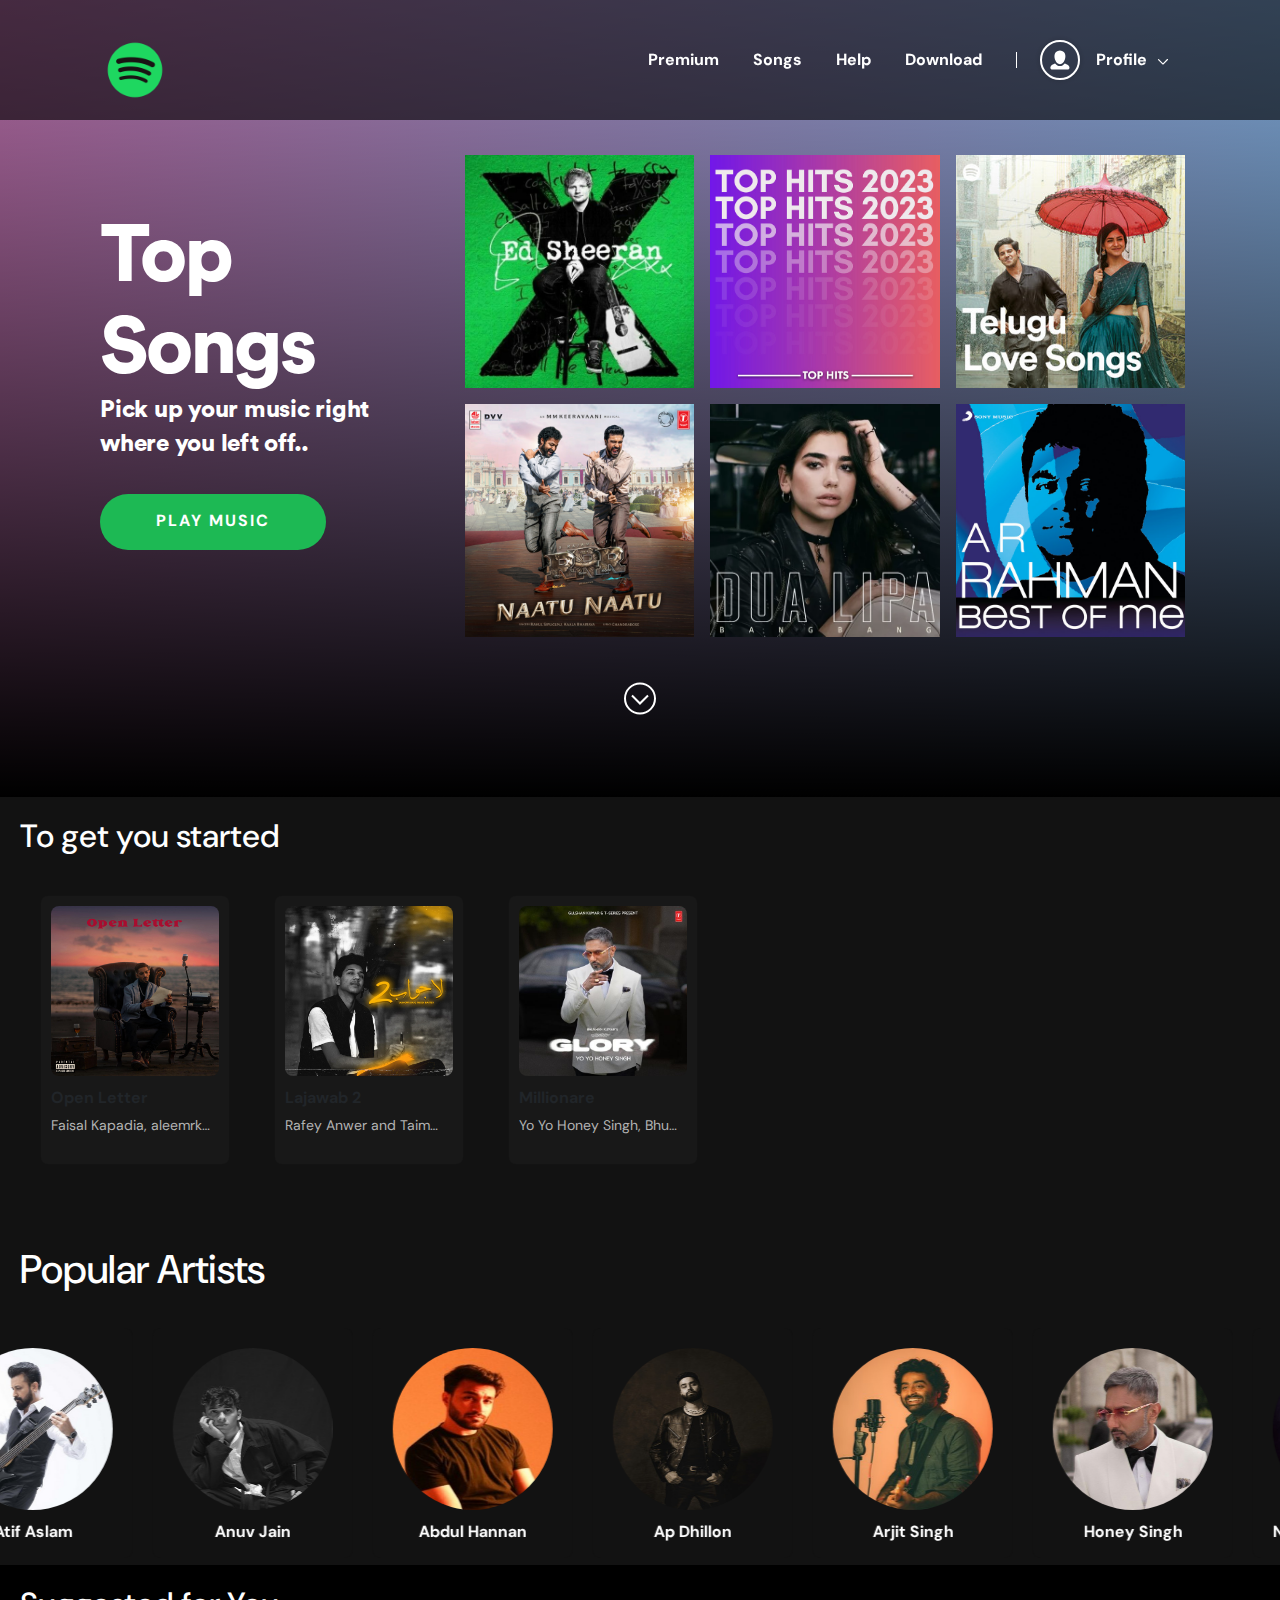
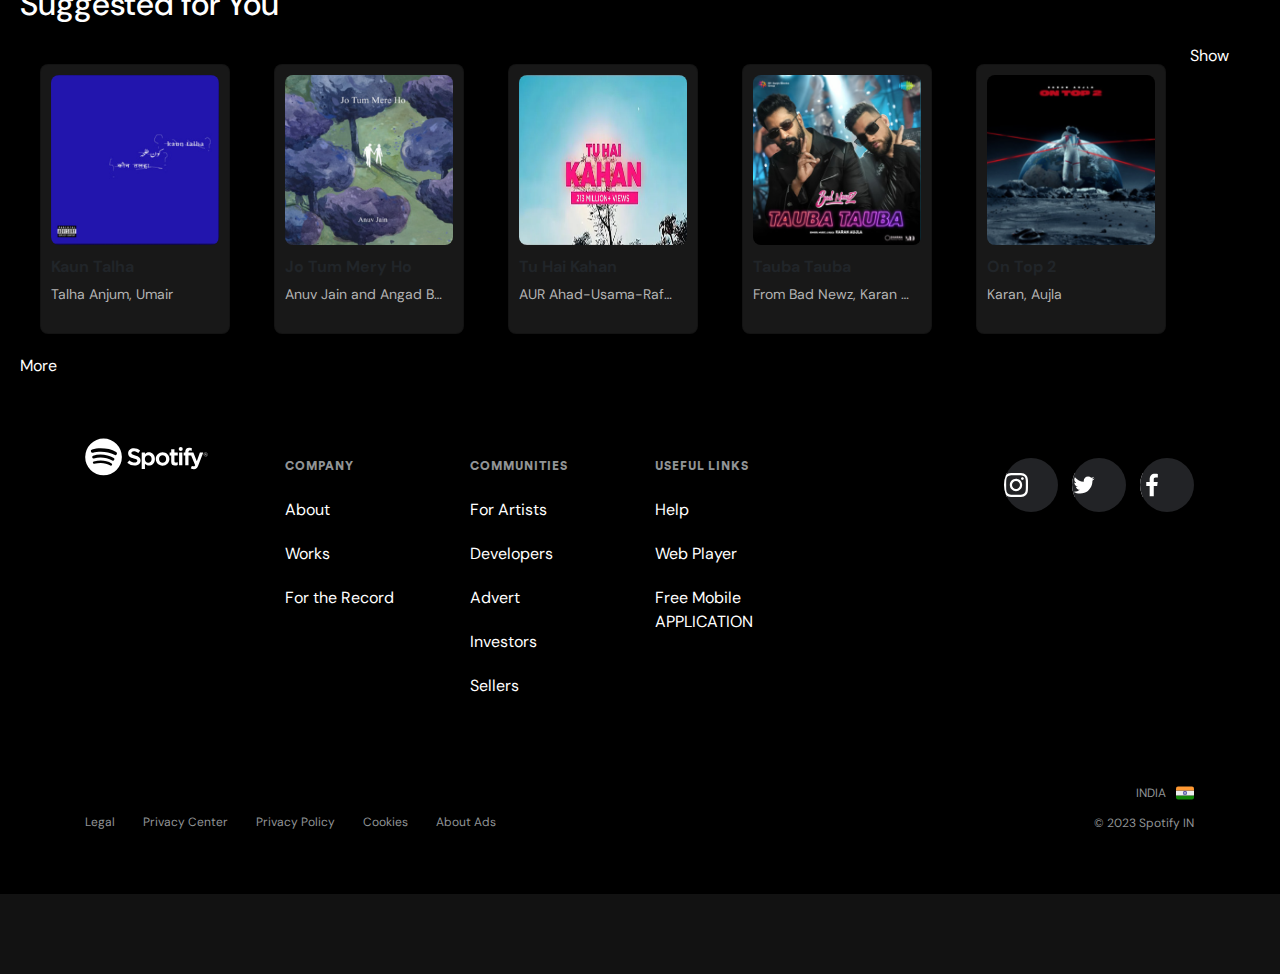
<file: index.html>
<!DOCTYPE html>
<html lang="en">
<head>
<meta charset="UTF-8">
<meta name="viewport" content="width=device-width, initial-scale=1.0">
<meta http-equiv="X-UA-Compatible" content="ie=edge">
<meta name="Description" content="Enter your description here"/>
<link rel="stylesheet" href="https://cdnjs.cloudflare.com/ajax/libs/twitter-bootstrap/5.1.0/css/bootstrap.min.css">
<link rel="stylesheet" href="https://cdnjs.cloudflare.com/ajax/libs/font-awesome/5.15.4/css/all.min.css">
<link rel="stylesheet" href="./src/style.css">
<link rel="stylesheet" href="./css/main.css" />
<link rel="stylesheet" href="./css/fonts.css" />
<link rel="stylesheet" href="./css/animation.css">
<link rel="stylesheet" href="./css/responsive.css">
<link rel="icon" href="https://www.scdn.co/i/_global/favicon.png" />
<link href="https://fonts.googleapis.com/css2?family=DM+Sans:wght@400;500;700&display=swap"rel="stylesheet"/>
<title>Sound Group</title>
</head>
<body>
<!--Header-->
<custom-header>
    <header class="">
        <div class="container">
            <div class="header">
                <span class="logo">
                    <a href="./index.html">
                        <!-- <svg
                            viewBox="0 0 63 20"
                            xmlns="http://www.w3.org/2000/svg"
                            preserveAspectRatio="xMidYMin meet"
                        >
                            <g fill-rule="evenodd" class="svelte-1gcdbl9">
                                <path
                                    d="M61.842 9.506a1.02 1.02 0 0 1-1.023-1.024c0-.562.453-1.03 1.029-1.03a1.02 1.02 0 0 1 1.023 1.024 1.03 1.03 0 0 1-1.029 1.03m.006-1.952a.915.915 0 0 0-.922.928c0 .51.394.921.916.921a.916.916 0 0 0 .922-.927.908.908 0 0 0-.916-.922m.226 1.027l.29.406h-.244l-.26-.372h-.225v.372h-.204V7.912h.48c.249 0 .413.128.413.343 0 .176-.102.284-.25.326m-.172-.485h-.267v.34h.267c.133 0 .212-.065.212-.17 0-.11-.08-.17-.212-.17m-12.804-3.52a1.043 1.043 0 1 0-.001 2.086 1.043 1.043 0 0 0 0-2.087m.72 2.89h-1.454a.107.107 0 0 0-.106.107v6.346c0 .06.047.107.106.107h1.455a.107.107 0 0 0 .107-.107V7.572a.107.107 0 0 0-.107-.107m3.233.006v-.2c0-.592.227-.856.736-.856.303 0 .546.06.82.152a.106.106 0 0 0 .14-.102V5.24a.107.107 0 0 0-.076-.102 3.993 3.993 0 0 0-1.21-.174c-1.343 0-2.053.757-2.053 2.188v.308h-.699a.107.107 0 0 0-.107.106v1.257c0 .059.048.107.107.107h.699v4.99c0 .058.047.106.106.106h1.455a.107.107 0 0 0 .106-.107v-4.99h1.358l2.081 4.99c-.236.523-.468.628-.785.628-.257 0-.527-.077-.803-.228a.109.109 0 0 0-.084-.008.106.106 0 0 0-.063.058l-.493 1.081a.106.106 0 0 0 .045.138c.515.279.98.398 1.554.398 1.074 0 1.668-.5 2.191-1.847L60.6 7.617a.106.106 0 0 0-.099-.146h-1.514a.107.107 0 0 0-.1.072l-1.552 4.431-1.7-4.434a.106.106 0 0 0-.099-.069h-2.485m-5.577-.006h-1.6V5.828a.106.106 0 0 0-.107-.106h-1.455a.107.107 0 0 0-.106.106v1.637h-.7a.106.106 0 0 0-.106.107v1.25c0 .059.048.107.106.107h.7v3.234c0 1.308.65 1.97 1.934 1.97.522 0 .954-.107 1.362-.338a.106.106 0 0 0 .054-.093v-1.19a.106.106 0 0 0-.154-.096c-.28.141-.551.206-.854.206-.467 0-.675-.211-.675-.686V8.929h1.6a.106.106 0 0 0 .107-.107v-1.25a.106.106 0 0 0-.106-.107m-7.671-.133c-1.96 0-3.497 1.51-3.497 3.437 0 1.907 1.526 3.4 3.473 3.4 1.967 0 3.508-1.504 3.508-3.424 0-1.914-1.53-3.413-3.484-3.413m0 5.362c-1.043 0-1.83-.838-1.83-1.95 0-1.115.76-1.924 1.806-1.924 1.05 0 1.84.838 1.84 1.95 0 1.115-.763 1.924-1.816 1.924m-7.014-5.362c-.82 0-1.492.323-2.046.984v-.744a.107.107 0 0 0-.106-.107h-1.455a.107.107 0 0 0-.106.107v8.27c0 .058.048.106.106.106h1.455a.107.107 0 0 0 .106-.106v-2.61c.555.621 1.227.925 2.046.925 1.522 0 3.063-1.172 3.063-3.412s-1.54-3.413-3.063-3.413m1.372 3.413c0 1.14-.703 1.937-1.709 1.937-.995 0-1.745-.833-1.745-1.937s.75-1.937 1.745-1.937c.99 0 1.71.814 1.71 1.937m-8.437-1.81c-1.624-.388-1.913-.66-1.913-1.231 0-.54.508-.903 1.264-.903.732 0 1.459.275 2.22.843a.107.107 0 0 0 .15-.023l.794-1.119a.107.107 0 0 0-.02-.144c-.906-.728-1.927-1.081-3.12-1.081-1.755 0-2.98 1.052-2.98 2.559 0 1.615 1.057 2.187 2.884 2.628 1.554.358 1.817.658 1.817 1.195 0 .594-.53.963-1.385.963-.948 0-1.721-.32-2.587-1.068a.11.11 0 0 0-.078-.026.105.105 0 0 0-.073.038l-.89 1.058a.105.105 0 0 0 .011.148 5.303 5.303 0 0 0 3.581 1.373c1.89 0 3.112-1.033 3.112-2.631 0-1.351-.807-2.098-2.787-2.58M9.507.305a9.41 9.41 0 1 0 0 18.82 9.41 9.41 0 0 0 0-18.82m4.316 13.572a.586.586 0 0 1-.807.195c-2.21-1.35-4.99-1.655-8.266-.907a.586.586 0 1 1-.261-1.143c3.584-.82 6.659-.467 9.139 1.049.276.169.363.53.195.806m1.15-2.562a.734.734 0 0 1-1.008.242c-2.529-1.555-6.385-2.005-9.377-1.097a.735.735 0 0 1-.426-1.404c3.418-1.037 7.666-.534 10.57 1.25a.734.734 0 0 1 .242 1.01m.1-2.669C12.04 6.846 7.036 6.68 4.141 7.56a.88.88 0 1 1-.511-1.684c3.323-1.01 8.849-.814 12.34 1.258a.88.88 0 0 1-.898 1.514"
                                ></path>
                                
                            </g>
                        </svg> -->
                        
                        <img src="./src/logo.png" alt="" height="60px">
                    </a>
                </span>
                <nav class="navigation">
                    <ul>
                        <li>
                            <a class="navigation-link" href="./premium.html">Premium</a>
                        </li>
                        <li>
                            <a class="navigation-link" href="./Spotify-songs/songs.html">Songs</a>
                        </li>
                        <li>
                            <a class="navigation-link" href="./help.html">Help</a>
                        </li>
                        <li>
                            <a class="navigation-link" href="./download.html">Download</a>
                        </li>
                        <li class="vertical_separator"></li>
                        <li>
                            <button class="profile_btn" type="button" onclick="profile()">
                                <div class="usericon">
                                    <svg viewBox="0 0 1024 1024" aria-labelledby="mh-usericon-title">
                                        <title id="mh-usericon-title">Profil</title>
                                        <path d="M730.06 679.64q-45.377 53.444-101.84 83.443t-120 29.999q-64.032 0-120.75-30.503t-102.6-84.451q-40.335 13.109-77.645 29.747t-53.948 26.722l-17.142 10.084Q106.388 763.84 84.96 802.41t-21.428 73.107 25.461 59.242 60.754 24.705h716.95q35.293 0 60.754-24.705t25.461-59.242-21.428-72.603-51.679-57.225q-6.554-4.033-18.907-10.84t-51.427-24.453-79.409-30.755zm-221.84 25.72q-34.285 0-67.561-14.873t-60.754-40.335-51.175-60.502-40.083-75.124-25.461-84.451-9.075-87.728q0-64.032 19.915-116.22t54.452-85.964 80.67-51.931 99.072-18.151 99.072 18.151 80.67 51.931 54.452 85.964 19.915 116.22q0 65.04-20.167 130.58t-53.948 116.72-81.426 83.443-98.568 32.268z"></path>
                                    </svg>
                                </div> 
                                <div class="profile-title">
                                    <span>Profile</span> 
                                    <svg viewBox="0 0 1024 1024">
                                        <path d="M476.455 806.696L95.291 425.532Q80.67 410.911 80.67 390.239t14.621-34.789 35.293-14.117 34.789 14.117L508.219 698.8l349.4-349.4q14.621-14.117 35.293-14.117t34.789 14.117 14.117 34.789-14.117 34.789L546.537 800.142q-19.159 19.159-38.318 19.159t-31.764-12.605z"></path>
                                    </svg>
                                </div>
                            </button>
                            <div id="profileMenu" class="profileMenu">
                                <ul class="">
                                    <li class="">
                                        <a class="" href="./Spotify-songs/songs.html">Welcome</a> 
                                    </li>
                            
                                </ul>
                            </div>
                        </li>
                    </ul>
                </nav>
                <div class="profile_icon-mobile">
                    <div class="usericon">
                        <a href="">
                            <svg viewBox="0 0 1024 1024" aria-labelledby="mh-usericon-title">
                                <title id="mh-usericon-title">Profil</title>
                                <path d="M730.06 679.64q-45.377 53.444-101.84 83.443t-120 29.999q-64.032 0-120.75-30.503t-102.6-84.451q-40.335 13.109-77.645 29.747t-53.948 26.722l-17.142 10.084Q106.388 763.84 84.96 802.41t-21.428 73.107 25.461 59.242 60.754 24.705h716.95q35.293 0 60.754-24.705t25.461-59.242-21.428-72.603-51.679-57.225q-6.554-4.033-18.907-10.84t-51.427-24.453-79.409-30.755zm-221.84 25.72q-34.285 0-67.561-14.873t-60.754-40.335-51.175-60.502-40.083-75.124-25.461-84.451-9.075-87.728q0-64.032 19.915-116.22t54.452-85.964 80.67-51.931 99.072-18.151 99.072 18.151 80.67 51.931 54.452 85.964 19.915 116.22q0 65.04-20.167 130.58t-53.948 116.72-81.426 83.443-98.568 32.268z"></path>
                            </svg>
                        </a>
                    </div> 
                    <div class="container-togg" onclick="toggler(this)">
                        <div class="bar1"></div>
                        <div class="bar2"></div>
                        <div class="bar3"></div>
                    </div>
                </div>
            </div>
            <div id="mySidenav" class="sidenav">
                <ul>
                    <li>
                        <a class="sidenav-link" href="./premium.html">Premium</a>
                    </li>
                    <li>
                        <a class="sidenav-link" href="./help.html">Help</a>
                    </li>
                    <li>
                        <a class="sidenav-link" href="./download.html">Download</a>
                    </li>
                    <li class="h_separator"></li>
                    <li>
                        <a class="sidenav-link light" href="#">Welcome</a>
                    </li>
                    <li>
                        <a class="sidenav-link light son" href="./index.html"
                            >Logout</a
                        >
                    </li>
                </ul>
                <span class="sidenav-logo">
                    <a href="./index.html">
                        <svg
                            viewBox="0 0 63 20"
                            xmlns="http://www.w3.org/2000/svg"
                            preserveAspectRatio="xMidYMin meet"
                        >
                            <g fill-rule="evenodd" class="svelte-1gcdbl9">
                                <path
                                    d="M61.842 9.506a1.02 1.02 0 0 1-1.023-1.024c0-.562.453-1.03 1.029-1.03a1.02 1.02 0 0 1 1.023 1.024 1.03 1.03 0 0 1-1.029 1.03m.006-1.952a.915.915 0 0 0-.922.928c0 .51.394.921.916.921a.916.916 0 0 0 .922-.927.908.908 0 0 0-.916-.922m.226 1.027l.29.406h-.244l-.26-.372h-.225v.372h-.204V7.912h.48c.249 0 .413.128.413.343 0 .176-.102.284-.25.326m-.172-.485h-.267v.34h.267c.133 0 .212-.065.212-.17 0-.11-.08-.17-.212-.17m-12.804-3.52a1.043 1.043 0 1 0-.001 2.086 1.043 1.043 0 0 0 0-2.087m.72 2.89h-1.454a.107.107 0 0 0-.106.107v6.346c0 .06.047.107.106.107h1.455a.107.107 0 0 0 .107-.107V7.572a.107.107 0 0 0-.107-.107m3.233.006v-.2c0-.592.227-.856.736-.856.303 0 .546.06.82.152a.106.106 0 0 0 .14-.102V5.24a.107.107 0 0 0-.076-.102 3.993 3.993 0 0 0-1.21-.174c-1.343 0-2.053.757-2.053 2.188v.308h-.699a.107.107 0 0 0-.107.106v1.257c0 .059.048.107.107.107h.699v4.99c0 .058.047.106.106.106h1.455a.107.107 0 0 0 .106-.107v-4.99h1.358l2.081 4.99c-.236.523-.468.628-.785.628-.257 0-.527-.077-.803-.228a.109.109 0 0 0-.084-.008.106.106 0 0 0-.063.058l-.493 1.081a.106.106 0 0 0 .045.138c.515.279.98.398 1.554.398 1.074 0 1.668-.5 2.191-1.847L60.6 7.617a.106.106 0 0 0-.099-.146h-1.514a.107.107 0 0 0-.1.072l-1.552 4.431-1.7-4.434a.106.106 0 0 0-.099-.069h-2.485m-5.577-.006h-1.6V5.828a.106.106 0 0 0-.107-.106h-1.455a.107.107 0 0 0-.106.106v1.637h-.7a.106.106 0 0 0-.106.107v1.25c0 .059.048.107.106.107h.7v3.234c0 1.308.65 1.97 1.934 1.97.522 0 .954-.107 1.362-.338a.106.106 0 0 0 .054-.093v-1.19a.106.106 0 0 0-.154-.096c-.28.141-.551.206-.854.206-.467 0-.675-.211-.675-.686V8.929h1.6a.106.106 0 0 0 .107-.107v-1.25a.106.106 0 0 0-.106-.107m-7.671-.133c-1.96 0-3.497 1.51-3.497 3.437 0 1.907 1.526 3.4 3.473 3.4 1.967 0 3.508-1.504 3.508-3.424 0-1.914-1.53-3.413-3.484-3.413m0 5.362c-1.043 0-1.83-.838-1.83-1.95 0-1.115.76-1.924 1.806-1.924 1.05 0 1.84.838 1.84 1.95 0 1.115-.763 1.924-1.816 1.924m-7.014-5.362c-.82 0-1.492.323-2.046.984v-.744a.107.107 0 0 0-.106-.107h-1.455a.107.107 0 0 0-.106.107v8.27c0 .058.048.106.106.106h1.455a.107.107 0 0 0 .106-.106v-2.61c.555.621 1.227.925 2.046.925 1.522 0 3.063-1.172 3.063-3.412s-1.54-3.413-3.063-3.413m1.372 3.413c0 1.14-.703 1.937-1.709 1.937-.995 0-1.745-.833-1.745-1.937s.75-1.937 1.745-1.937c.99 0 1.71.814 1.71 1.937m-8.437-1.81c-1.624-.388-1.913-.66-1.913-1.231 0-.54.508-.903 1.264-.903.732 0 1.459.275 2.22.843a.107.107 0 0 0 .15-.023l.794-1.119a.107.107 0 0 0-.02-.144c-.906-.728-1.927-1.081-3.12-1.081-1.755 0-2.98 1.052-2.98 2.559 0 1.615 1.057 2.187 2.884 2.628 1.554.358 1.817.658 1.817 1.195 0 .594-.53.963-1.385.963-.948 0-1.721-.32-2.587-1.068a.11.11 0 0 0-.078-.026.105.105 0 0 0-.073.038l-.89 1.058a.105.105 0 0 0 .011.148 5.303 5.303 0 0 0 3.581 1.373c1.89 0 3.112-1.033 3.112-2.631 0-1.351-.807-2.098-2.787-2.58M9.507.305a9.41 9.41 0 1 0 0 18.82 9.41 9.41 0 0 0 0-18.82m4.316 13.572a.586.586 0 0 1-.807.195c-2.21-1.35-4.99-1.655-8.266-.907a.586.586 0 1 1-.261-1.143c3.584-.82 6.659-.467 9.139 1.049.276.169.363.53.195.806m1.15-2.562a.734.734 0 0 1-1.008.242c-2.529-1.555-6.385-2.005-9.377-1.097a.735.735 0 0 1-.426-1.404c3.418-1.037 7.666-.534 10.57 1.25a.734.734 0 0 1 .242 1.01m.1-2.669C12.04 6.846 7.036 6.68 4.141 7.56a.88.88 0 1 1-.511-1.684c3.323-1.01 8.849-.814 12.34 1.258a.88.88 0 0 1-.898 1.514"
                                ></path>
                            </g>
                        </svg>
                    </a>
                </span>
            </div>
        </div>
    </header>
</custom-header>
<!--Header-->

<div class="home_main">
    <div class="hm_gradient-1"></div>
    <div class="hm_gradient-2"></div>
    <div class="container hm_cont">
        <span class="home_text">
            <!-- <small>Recently Songs</small> -->
            <h1 class="">Top Songs</h1>
            <h3>Pick up your music right where you left off..</h3>
            <!-- <a class="green_btn" role="button" href="https://spotify-clone-oguz3.web.app/">Play music</a> -->
            <a class="green_btn" role="button" href="Spotify-songs/songs.html">Play music</a>
        </span>
        <span class="home_cards">
            <div class="hm_card opacity_anim">
                <div class="box">
                    <img src="./assets/b3.jpg" alt="">
                </div>
                <div class="box_details">
                    <div class="play-icon">
                        <a href="Spotify-songs/songs.html">
                            <svg id="album-play" viewBox="0 0 25.4 25.4">
                                <path fill="#ffffff" d="M12.7,25.4A12.7,12.7,0,1,1,25.4,12.7,12.71,12.71,0,0,1,12.7,25.4Zm0-24A11.3,11.3,0,1,0,24,12.7,11.31,11.31,0,0,0,12.7,1.4Z"></path>
                                <path fill="#ffffff" d="M11,16.47,17,13a.34.34,0,0,0,0-.59L11,8.93a.34.34,0,0,0-.51.29v7A.34.34,0,0,0,11,16.47Z"></path>
                                <path fill="#ffffff" d="M12.7,25.4A12.7,12.7,0,1,1,25.4,12.7,12.71,12.71,0,0,1,12.7,25.4Zm0-24A11.3,11.3,0,1,0,24,12.7,11.31,11.31,0,0,0,12.7,1.4Z"></path>
                                <path fill="#ffffff" d="M11,16.47,17,13a.34.34,0,0,0,0-.59L11,8.93a.34.34,0,0,0-.51.29v7A.34.34,0,0,0,11,16.47Z"></path>
                            </svg>
                        </a>
                    </div>
                    <h2>Ed sheeran</h2>
                </div>
            </div>
            <div class="hm_card opacity_anim-1d">
                <div class="box">
                    <img src="./assets/b1.jfif" alt="">
                </div>
                <div class="box_details">
                    <div class="play-icon">
                        <a href="Spotify-songs/songs.html">
                            <svg id="album-play" viewBox="0 0 25.4 25.4">
                                <path fill="#ffffff" d="M12.7,25.4A12.7,12.7,0,1,1,25.4,12.7,12.71,12.71,0,0,1,12.7,25.4Zm0-24A11.3,11.3,0,1,0,24,12.7,11.31,11.31,0,0,0,12.7,1.4Z"></path>
                                <path fill="#ffffff" d="M11,16.47,17,13a.34.34,0,0,0,0-.59L11,8.93a.34.34,0,0,0-.51.29v7A.34.34,0,0,0,11,16.47Z"></path>
                                <path fill="#ffffff" d="M12.7,25.4A12.7,12.7,0,1,1,25.4,12.7,12.71,12.71,0,0,1,12.7,25.4Zm0-24A11.3,11.3,0,1,0,24,12.7,11.31,11.31,0,0,0,12.7,1.4Z"></path>
                                <path fill="#ffffff" d="M11,16.47,17,13a.34.34,0,0,0,0-.59L11,8.93a.34.34,0,0,0-.51.29v7A.34.34,0,0,0,11,16.47Z"></path>
                            </svg>
                        </a>
                    </div>
                    <h2> Top Songs 2023</h2>
                </div>
            </div>
            <div class="hm_card opacity_anim-2d">
                <div class="box">
                    <img src="./assets/b5.jfif" alt="">
                </div>
                <div class="box_details">
                    <div class="play-icon">
                        <a href="Spotify-songs/songs.html#8">
                            <svg id="album-play" viewBox="0 0 25.4 25.4">
                                <path fill="#ffffff" d="M12.7,25.4A12.7,12.7,0,1,1,25.4,12.7,12.71,12.71,0,0,1,12.7,25.4Zm0-24A11.3,11.3,0,1,0,24,12.7,11.31,11.31,0,0,0,12.7,1.4Z"></path>
                                <path fill="#ffffff" d="M11,16.47,17,13a.34.34,0,0,0,0-.59L11,8.93a.34.34,0,0,0-.51.29v7A.34.34,0,0,0,11,16.47Z"></path>
                                <path fill="#ffffff" d="M12.7,25.4A12.7,12.7,0,1,1,25.4,12.7,12.71,12.71,0,0,1,12.7,25.4Zm0-24A11.3,11.3,0,1,0,24,12.7,11.31,11.31,0,0,0,12.7,1.4Z"></path>
                                <path fill="#ffffff" d="M11,16.47,17,13a.34.34,0,0,0,0-.59L11,8.93a.34.34,0,0,0-.51.29v7A.34.34,0,0,0,11,16.47Z"></path>
                            </svg>
                        </a>
                    </div>
                    <h2>Telugu songs</h2>
                </div>
            </div>
            <div class="hm_card opacity_anim">
                <div class="box">
                    <img src="./assets/b8.jfif" alt="">
                </div>
                <div class="box_details">
                    <div class="play-icon">
                        <a href="https://open.spotify.com/album/1zRi3hQRS6HAUCf84qMnN8">
                            <svg id="album-play" viewBox="0 0 25.4 25.4">
                                <path fill="#ffffff" d="M12.7,25.4A12.7,12.7,0,1,1,25.4,12.7,12.71,12.71,0,0,1,12.7,25.4Zm0-24A11.3,11.3,0,1,0,24,12.7,11.31,11.31,0,0,0,12.7,1.4Z"></path>
                                <path fill="#ffffff" d="M11,16.47,17,13a.34.34,0,0,0,0-.59L11,8.93a.34.34,0,0,0-.51.29v7A.34.34,0,0,0,11,16.47Z"></path>
                                <path fill="#ffffff" d="M12.7,25.4A12.7,12.7,0,1,1,25.4,12.7,12.71,12.71,0,0,1,12.7,25.4Zm0-24A11.3,11.3,0,1,0,24,12.7,11.31,11.31,0,0,0,12.7,1.4Z"></path>
                                <path fill="#ffffff" d="M11,16.47,17,13a.34.34,0,0,0,0-.59L11,8.93a.34.34,0,0,0-.51.29v7A.34.34,0,0,0,11,16.47Z"></path>
                            </svg>
                        </a>
                    </div>
                    <h2>India Rock</h2>
                </div>
            </div>
            <div class="hm_card opacity_anim-1d">
                <div class="box">
                    <img src="./assets/b7.webp" alt="">
                </div>
                <div class="box_details">
                    <div class="play-icon">
                        <a href="https://open.spotify.com/artist/6M2wZ9GZgrQXHCFfjv46we">
                            <svg id="album-play" viewBox="0 0 25.4 25.4">
                                <path fill="#ffffff" d="M12.7,25.4A12.7,12.7,0,1,1,25.4,12.7,12.71,12.71,0,0,1,12.7,25.4Zm0-24A11.3,11.3,0,1,0,24,12.7,11.31,11.31,0,0,0,12.7,1.4Z"></path>
                                <path fill="#ffffff" d="M11,16.47,17,13a.34.34,0,0,0,0-.59L11,8.93a.34.34,0,0,0-.51.29v7A.34.34,0,0,0,11,16.47Z"></path>
                                <path fill="#ffffff" d="M12.7,25.4A12.7,12.7,0,1,1,25.4,12.7,12.71,12.71,0,0,1,12.7,25.4Zm0-24A11.3,11.3,0,1,0,24,12.7,11.31,11.31,0,0,0,12.7,1.4Z"></path>
                                <path fill="#ffffff" d="M11,16.47,17,13a.34.34,0,0,0,0-.59L11,8.93a.34.34,0,0,0-.51.29v7A.34.34,0,0,0,11,16.47Z"></path>
                            </svg>
                        </a>
                    </div>
                    <h2>Dua Lipa</h2>
                </div>
            </div>
            <div class="hm_card opacity_anim-2d">
                <div class="box">
                    <img src="./assets/b4.jfif" alt="">
                </div>
                <div class="box_details">
                    <div class="play-icon">
                        <a href="https://open.spotify.com/artist/1mYsTxnqsietFxj1OgoGbG">
                            <svg id="album-play" viewBox="0 0 25.4 25.4">
                                <path fill="#ffffff" d="M12.7,25.4A12.7,12.7,0,1,1,25.4,12.7,12.71,12.71,0,0,1,12.7,25.4Zm0-24A11.3,11.3,0,1,0,24,12.7,11.31,11.31,0,0,0,12.7,1.4Z"></path>
                                <path fill="#ffffff" d="M11,16.47,17,13a.34.34,0,0,0,0-.59L11,8.93a.34.34,0,0,0-.51.29v7A.34.34,0,0,0,11,16.47Z"></path>
                                <path fill="#ffffff" d="M12.7,25.4A12.7,12.7,0,1,1,25.4,12.7,12.71,12.71,0,0,1,12.7,25.4Zm0-24A11.3,11.3,0,1,0,24,12.7,11.31,11.31,0,0,0,12.7,1.4Z"></path>
                                <path fill="#ffffff" d="M11,16.47,17,13a.34.34,0,0,0,0-.59L11,8.93a.34.34,0,0,0-.51.29v7A.34.34,0,0,0,11,16.47Z"></path>
                            </svg>
                        </a>
                    </div>
                    <h2>Love Songs</h2>
                </div>
            </div>
        </span>
    </div>
    <div class="container">
        <div class="arrow-scroll-down slide-top">
            <a href="#last_listen">
                <svg id="arrow-scroll-down" viewBox="0 0 32 32">
                    <polygon fill="#ffffff" points="15.98 22.43 7.28 13.73 8.7 12.32 15.98 19.6 23.28 12.3 24.7 13.72 15.98 22.43"></polygon>
                    <path fill="#ffffff" d="M16,32A16,16,0,1,1,32,16,16,16,0,0,1,16,32ZM16,2A14,14,0,1,0,30,16,14,14,0,0,0,16,2Z"></path>
                </svg>
            </a>
        </div>
    </div>
</div>

<!-- <div id="last_listen" class="last_listen">
    <div class="container">
        <h1>
Your latest listening trends</h1>
        <div class="ll_row">
            <span >
                <div class="ll_card">
                    <span class="txt">
                        <h5>MOST LISTENED ARTIST</h5>
                        <h2>Taylor Swift</h2>
                        <a href="Spotify-songs/songs.html">PLAY NOW</a>
                    </span>
                    <span class="img">
                        <img src="./assets/b2.png" alt="">
                    </span>
                    <span class="bg_filt"></span>
                </div>
            </span>
            <span >
                <div class="ll_card">
                    <span class="txt">
                        <h5>Trending New</h5>
                        <h2>Animal - Live</h2>
                        <a href="Spotify-songs/songs.html">PLAY NOW</a>
                    </span>
                    <span class="img">
                        <img src="./assets/b9.jpg" alt="">
                    </span>
                    <span class="bg_filt"></span>
                </div>
            </span>
        </div>
    </div>
</div> -->

<div class="section">
    <h2>To get you started</h2>
    <a href="./open-letter.html">
    <div class="card "> 
       <!-- 1st Card Start -->
           <svg data-encore-id="icon" role="img" aria-hidden="true" viewBox="0 0 24 24" class="Svg-sc-ytk21e-0 bneLcE play" width="24" height="24">
             <path d="m7.05 3.606 13.49 7.788a.7.7 0 0 1 0 1.212L7.05 20.394A.7.7 0 0 1 6 19.788V4.212a.7.7 0 0 1 1.05-.606z" fill="black"></path>
           </svg>
     <img alt="Album cover of Open Letter by Talha Anjum" height="200" src="./src/open letter.jpg" width="200"/>
     <div class="title">
      Open Letter
     </div>
     <div class="description card-title">
      Faisal Kapadia, aleemrk and Talhah Anjum Lorem ipsum dolor, sit amet consectetur adipisicing elit. Atque, adipisci facere et officia ullam iste blanditiis id ad reprehenderit dolores, corrupti quas in cum doloribus! Qui eveniet optio quidem ipsa.
     </div>
    </div>   <!-- 1st Card End -->
</a>
    <div class="card">   
       <!-- 2nd Card Start -->
           <svg data-encore-id="icon" role="img" aria-hidden="true" viewBox="0 0 24 24" class="Svg-sc-ytk21e-0 bneLcE play" width="24" height="24">
               <path d="m7.05 3.606 13.49 7.788a.7.7 0 0 1 0 1.212L7.05 20.394A.7.7 0 0 1 6 19.788V4.212a.7.7 0 0 1 1.05-.606z" fill="black"></path>
         </svg>
           <img alt="Album cover of Atif Aslam Mix" height="200" src="./src/lajawab 2.jpg" width="200"/>
               <div class="title">
                   Lajawab 2
               </div>
               <div class="description card-title">
                   Rafey Anwer and Taimoor Baig
               </div>
         </div>     <!-- 2nd Card End -->

    <div class="card"> 
       <!-- 3rd Card Start -->
       <svg data-encore-id="icon" role="img" aria-hidden="true" viewBox="0 0 24 24" class="Svg-sc-ytk21e-0 bneLcE play" width="24" height="24">
           <path d="m7.05 3.606 13.49 7.788a.7.7 0 0 1 0 1.212L7.05 20.394A.7.7 0 0 1 6 19.788V4.212a.7.7 0 0 1 1.05-.606z" fill="black"></path>
         </svg>
     <img alt="Album cover of Atif Aslam Mix" height="200" src="./src/millionare.jpg" width="200"/>
     <div class="title">
      Millionare
     </div>
     <div class="description card-title">
      Yo Yo Honey Singh, Bhushan Kumar
     </div>
    </div>     <!-- 3rd Card End -->
   </div>
<!-- Artists Section -->
<h1 class="artist-h1">Popular Artists</h1>
<marquee behavior="alternate" direction="" onmouseover="this.stop()" onmouseout="this.start()">
   <div class="artists row" style="display: flex; width: 2000px;">
       <div class="card-1 artists" style="margin-right: 20px; width: 200px;" >
         <!-- 1st Card Start -->
              <svg data-encore-id="icon" role="img" aria-hidden="true" viewBox="0 0 24 24" class="Svg-sc-ytk21e-0 bneLcE play" width="24" height="24">
                <path d="m7.05 3.606 13.49 7.788a.7.7 0 0 1 0 1.212L7.05 20.394A.7.7 0 0 1 6 19.788V4.212a.7.7 0 0 1 1.05-.606z" fill="black"></path>
              </svg>
        <img alt="Album cover of Atif Aslam" height="200" src="./src/Artists/atif aslam.jpg" width="200"/>
         <div class="title">
         Atif Aslam
        </div>
       </div>   <!-- 1st Card End -->
  
       <div class="card-1 artists" style="margin-right: 20px; width: 200px;"> 
        <!-- 2nd Card Start -->
          <svg data-encore-id="icon" role="img" aria-hidden="true" viewBox="0 0 24 24" class="Svg-sc-ytk21e-0 bneLcE play" width="24" height="24">
            <path d="m7.05 3.606 13.49 7.788a.7.7 0 0 1 0 1.212L7.05 20.394A.7.7 0 0 1 6 19.788V4.212a.7.7 0 0 1 1.05-.606z" fill="black"></path>
          </svg>
          <img alt="Album cover of Open Letter by Talha Anjum" height="200" src="./src/Artists/Anuv jain.jpg" width="200"/>
          <div class="title">
            Anuv Jain
         </div>
       </div>   <!-- 2nd Card End -->
  
       <div class="card-1 artists" style="margin-right: 20px; width: 200px;"> 
        <!-- 3rd Card Start -->
          <svg data-encore-id="icon" role="img" aria-hidden="true" viewBox="0 0 24 24" class="Svg-sc-ytk21e-0 bneLcE play" width="24" height="24">
            <path d="m7.05 3.606 13.49 7.788a.7.7 0 0 1 0 1.212L7.05 20.394A.7.7 0 0 1 6 19.788V4.212a.7.7 0 0 1 1.05-.606z" fill="black"></path>
          </svg>
          <img alt="Album cover of Open Letter by Talha Anjum" height="200" src="./src/Artists/Abdul Hannan.jpg" width="200"/>
          <div class="title">
            Abdul Hannan
         </div>
       </div>   <!-- 3rd Card End -->
  
       <div class="card-1 artists" style="margin-right: 20px; width: 200px;"> 
        <!-- 4th Card Start -->
          <svg data-encore-id="icon" role="img" aria-hidden="true" viewBox="0 0 24 24" class="Svg-sc-ytk21e-0 bneLcE play" width="24" height="24">
            <path d="m7.05 3.606 13.49 7.788a.7.7 0 0 1 0 1.212L7.05 20.394A.7.7 0 0 1 6 19.788V4.212a.7.7 0 0 1 1.05-.606z" fill="black"></path>
          </svg>
          <img alt="Album cover of Open Letter by Talha Anjum" height="200" src="./src/Artists/Ap Dhillon.jpg" width="200"/>
          <div class="title">
            Ap Dhillon
         </div>
       </div>   <!-- 4th Card End -->
  
       <div class="card-1 artists" style="margin-right: 20px; width: 200px;"> 
        <!-- 5th Card Start -->
          <svg data-encore-id="icon" role="img" aria-hidden="true" viewBox="0 0 24 24" class="Svg-sc-ytk21e-0 bneLcE play" width="24" height="24">
            <path d="m7.05 3.606 13.49 7.788a.7.7 0 0 1 0 1.212L7.05 20.394A.7.7 0 0 1 6 19.788V4.212a.7.7 0 0 1 1.05-.606z" fill="black"></path>
          </svg>
          <img alt="Album cover of Open Letter by Talha Anjum" height="200" src="./src/Artists/Arjit Singh.jpg" width="200"/>
          <div class="title">
            Arjit Singh
         </div>
       </div>   <!-- 5th Card End -->
  
       <div class="card-1 artists" style="margin-right: 20px; width: 200px;"> 
        <!-- 6th Card Start -->
          <svg data-encore-id="icon" role="img" aria-hidden="true" viewBox="0 0 24 24" class="Svg-sc-ytk21e-0 bneLcE play" width="24" height="24">
            <path d="m7.05 3.606 13.49 7.788a.7.7 0 0 1 0 1.212L7.05 20.394A.7.7 0 0 1 6 19.788V4.212a.7.7 0 0 1 1.05-.606z" fill="black"></path>
          </svg>
          <img alt="Album cover of Open Letter by Talha Anjum" height="200" src="./src/Artists/honey singh.jpg" width="200"/>
          <div class="title">
            Honey Singh
         </div>
       </div>   <!-- 6th Card End -->
  
  
       <div class="card-1 artists" style="margin-right: 20px; width: 200px;"> 
        <!-- 7th Card Start -->
          <svg data-encore-id="icon" role="img" aria-hidden="true" viewBox="0 0 24 24" class="Svg-sc-ytk21e-0 bneLcE play" width="24" height="24">
            <path d="m7.05 3.606 13.49 7.788a.7.7 0 0 1 0 1.212L7.05 20.394A.7.7 0 0 1 6 19.788V4.212a.7.7 0 0 1 1.05-.606z" fill="black"></path>
          </svg>
          <img alt="Album cover of Open Letter by Talha Anjum" height="200" src="./src/Artists/Nusrat Fateh Ali Khan.jpg" width="200"/>
          <div class="title">
            Nusrat Fateh Ali Khan
         </div>
       </div>   <!-- 7th Card End -->
  
       <div class="card-1 artists" style="margin-right: 20px; width: 200px;"> 
        <!-- 8th Card Start -->
          <svg data-encore-id="icon" role="img" aria-hidden="true" viewBox="0 0 24 24" class="Svg-sc-ytk21e-0 bneLcE play" width="24" height="24">
            <path d="m7.05 3.606 13.49 7.788a.7.7 0 0 1 0 1.212L7.05 20.394A.7.7 0 0 1 6 19.788V4.212a.7.7 0 0 1 1.05-.606z" fill="black"></path>
          </svg>
          <img alt="Album cover of Open Letter by Talha Anjum" height="200" src="./src/Artists/Maanu.jpg" width="200"/>
          <div class="title">
            Maanu
         </div>
       </div>   <!-- 8th Card End -->
  
       <div class="card-1 artists" style="margin-right: 20px; width: 200px;">
        <!-- 9th Card Start -->
          <svg data-encore-id="icon" role="img" aria-hidden="true" viewBox="0 0 24 24" class="Svg-sc-ytk21e-0 bneLcE play" width="24" height="24">
            <path d="m7.05 3.606 13.49 7.788a.7.7 0 0 1 0 1.212L7.05 20.394A.7.7 0 0 1 6 19.788V4.212a.7.7 0 0 1 1.05-.606z" fill="black"></path>
          </svg>
          <img alt="Album cover of Open Letter by Talha Anjum" height="200" src="./src/Artists/Rahat Fateh ali khan.jpg" width="200"/>
          <div class="title">
              Rahat Fateh Ali Khan
              
            </div>
        </div>   <!-- 9th Card End -->
   </marquee>
   <!-- Artists End -->
   
   
       <!-- Cards Start -->
       <div class="section">
           <h2>
               Suggested for You
    </h2>
    <div class="card">
        <svg data-encore-id="icon" role="img" aria-hidden="true" viewBox="0 0 24 24" class="Svg-sc-ytk21e-0 bneLcE play" width="24" height="24">
            <path d="m7.05 3.606 13.49 7.788a.7.7 0 0 1 0 1.212L7.05 20.394A.7.7 0 0 1 6 19.788V4.212a.7.7 0 0 1 1.05-.606z" fill="black"></path>
        </svg>
        <img alt="Album cover of Kaun Talha by Talha Anjum, Umair" height="200" src="./src/kaun talha.png" width="200"/>
        <div class="title">
            Kaun Talha
        </div>
        <div class="description card-title">
            Talha Anjum, Umair
        </div>
    </div>
    <div class="card">
        <svg data-encore-id="icon" role="img" aria-hidden="true" viewBox="0 0 24 24" class="Svg-sc-ytk21e-0 bneLcE play" width="24" height="24">
            <path d="m7.05 3.606 13.49 7.788a.7.7 0 0 1 0 1.212L7.05 20.394A.7.7 0 0 1 6 19.788V4.212a.7.7 0 0 1 1.05-.606z" fill="black"></path>
        </svg>
     <img alt="Album cover of Kaun Talha by Talha Anjum, Umair" height="200" src="./src/Jo tum mery ho.png" width="200"/>
     <div class="title">
         Jo Tum Mery Ho
        </div>
        <div class="description card-title">
            Anuv Jain and Angad Bahra
        </div>
    </div>
    <div class="card">
        <svg data-encore-id="icon" role="img" aria-hidden="true" viewBox="0 0 24 24" class="Svg-sc-ytk21e-0 bneLcE play" width="24" height="24">
            <path d="m7.05 3.606 13.49 7.788a.7.7 0 0 1 0 1.212L7.05 20.394A.7.7 0 0 1 6 19.788V4.212a.7.7 0 0 1 1.05-.606z" fill="black"></path>
        </svg>
        <img alt="Album cover of Kaun Talha by Talha Anjum, Umair" height="200" src="./src/tu hai kahan.webp" width="200"/>
        <div class="title">
            Tu Hai Kahan
    </div>
    <div class="description card-title">
        AUR Ahad-Usama-Rafey
    </div>
</div>
<div class="card">
    <svg data-encore-id="icon" role="img" aria-hidden="true" viewBox="0 0 24 24" class="Svg-sc-ytk21e-0 bneLcE play" width="24" height="24">
        <path d="m7.05 3.606 13.49 7.788a.7.7 0 0 1 0 1.212L7.05 20.394A.7.7 0 0 1 6 19.788V4.212a.7.7 0 0 1 1.05-.606z" fill="black"></path>
    </svg>
    <img alt="Album cover of Kaun Talha by Talha Anjum, Umair" height="200" src="./src/tauba tauba.png" width="200"/>
        <div class="title">
            Tauba Tauba
        </div>
        <div class="description card-title">
            From Bad Newz, Karan Aujla
     </div>
    </div> 
    <div class="card">
        <svg data-encore-id="icon" role="img" aria-hidden="true" viewBox="0 0 24 24" class="Svg-sc-ytk21e-0 bneLcE play" width="24" height="24">
            <path d="m7.05 3.606 13.49 7.788a.7.7 0 0 1 0 1.212L7.05 20.394A.7.7 0 0 1 6 19.788V4.212a.7.7 0 0 1 1.05-.606z" fill="black"></path>
        </svg>
        <img alt="Album cover of Kaun Talha by Talha Anjum, Umair" height="200" src="./src/on top 2.png" width="200"/>
       <div class="title">
           On Top 2 
        </div>
        <div class="description card-title">
            Karan, Aujla 
        </div>
    </div>
    <!-- <button class="btn btn-success" id="show-more-btn">Show More</button> -->
    <a  id="show-more-btn" style="color: white; font-size: 16px; cursor: pointer;">Show More</a>
    <span class="second-row">
        <div class="card">
            <svg data-encore-id="icon" role="img" aria-hidden="true" viewBox="0 0 24 24" class="Svg-sc-ytk21e-0 bneLcE play" width="24" height="24">
                <path d="m7.05 3.606 13.49 7.788a.7.7 0 0 1 0 1.212L7.05 20.394A.7.7 0 0 1 6 19.788V4.212a.7.7 0 0 1 1.05-.606z" fill="black"></path>
            </svg>
            <img alt="Album cover of Kaun Talha by Talha Anjum, Umair" height="200" src="./src/once opon a time in mumbai.png" width="200"/>
            <div class="title">
                Once Opon a Time in Mumbai 
       </div>
       <div class="description card-title">
           2013, EP 
        </div>
    </div>
    <div class="card">
        <svg data-encore-id="icon" role="img" aria-hidden="true" viewBox="0 0 24 24" class="Svg-sc-ytk21e-0 bneLcE play" width="24" height="24">
            <path d="m7.05 3.606 13.49 7.788a.7.7 0 0 1 0 1.212L7.05 20.394A.7.7 0 0 1 6 19.788V4.212a.7.7 0 0 1 1.05-.606z" fill="black"></path>
        </svg>
        <img alt="Album cover of Kaun Talha by Talha Anjum, Umair" height="200" src="./src/nadaniyan.png" width="200"/>
        <div class="title">
            Nadaniyan 
        </div>
        <div class="description card-title">
            Akshath, Aisha Ahmed 
        </div>
    </div>
    <div class="card">
        <svg data-encore-id="icon" role="img" aria-hidden="true" viewBox="0 0 24 24" class="Svg-sc-ytk21e-0 bneLcE play" width="24" height="24">
            <path d="m7.05 3.606 13.49 7.788a.7.7 0 0 1 0 1.212L7.05 20.394A.7.7 0 0 1 6 19.788V4.212a.7.7 0 0 1 1.05-.606z" fill="black"></path>
        </svg>
        <img alt="Album cover of Kaun Talha by Talha Anjum, Umair" height="200" src="./src/shikayat.png" width="200"/>
        <div class="title">
            Shikayat 
        </div>
        <div class="description card-title">
            Ahad, Raffey, Usama  
       </div>
    </div>
    <div class="card">
        <svg data-encore-id="icon" role="img" aria-hidden="true" viewBox="0 0 24 24" class="Svg-sc-ytk21e-0 bneLcE play" width="24" height="24">
            <path d="m7.05 3.606 13.49 7.788a.7.7 0 0 1 0 1.212L7.05 20.394A.7.7 0 0 1 6 19.788V4.212a.7.7 0 0 1 1.05-.606z" fill="black"></path>
        </svg>
        <img alt="Album cover of Kaun Talha by Talha Anjum, Umair" height="200" src="./src/kabhi main kabhi tum.png" width="200"/>
        <div class="title">
            Kabhi Main Kabhi Tum
        </div>
        <div class="description card-title">
            Rafey Anwer and Taimoor Baig 
       </div>
    </div>
    <div class="card">
        <svg data-encore-id="icon" role="img" aria-hidden="true" viewBox="0 0 24 24" class="Svg-sc-ytk21e-0 bneLcE play" width="24" height="24">
           <path d="m7.05 3.606 13.49 7.788a.7.7 0 0 1 0 1.212L7.05 20.394A.7.7 0 0 1 6 19.788V4.212a.7.7 0 0 1 1.05-.606z" fill="black"></path>
         </svg>
         <img alt="Album cover of Kaun Talha by Talha Anjum, Umair" height="200" src="./src/lajawab.png" width="200"/>
         <div class="title">
             Lajawab
            </div>
       <div class="description card-title">
           Rafey Anwer and Taimoor Baig 
        </div>
    </div>
</span>
   </div>
   

<!-- <div class="home_links">
    <div class="container">
        <h1 class="title-1">Get the most from Spotify</h1>
    </div>
    <div class="container links">
        <div class="account_link">
            <h3 class="subtitle-1">Manage your account</h3>
            <p class="parag-1">Edit your profile, change your password and update your payment informations.</p>
            <a class="a_link" href="">MANAGE ACCOUNT</a>
        </div>
        <div class="app_link">
            <h3 class="subtitle-1">Get our free app</h3>
            <p class="parag-1">Listen to your favorite music without any problems. Download the Spotify app to your computer.</p>
            <a class="a_link" href="">DOWNLOAD DESKTOP APP</a>
        </div>
        <div class="web_link">
            <h3 class="subtitle-1">Listen on the web</h3>
            <p class="parag-1">To play and share music inside the browser without the app <a class="a_link" href="">play.spotify.com</a> Go to.</p>
            <a class="a_link" href="https://spotify-clone-oguz3.web.app/">play music</a>
        </div>
    </div>
</div> -->

<!--Footer-->
<custom-footer></custom-footer>
<!--Footer-->

<div id="opacity" class="opacity"></div>
<!-- <script src="./component/header.js"></script> -->
<script src="./component/footer.js"></script>
<script src="./js/main.js"></script>
<script src="./src/script.js"></script>
<script src="https://cdnjs.cloudflare.com/ajax/libs/popper.js/2.9.2/umd/popper.min.js"></script>
<script src="https://cdnjs.cloudflare.com/ajax/libs/twitter-bootstrap/5.1.0/js/bootstrap.min.js"></script>
</body>
</html>
</file>
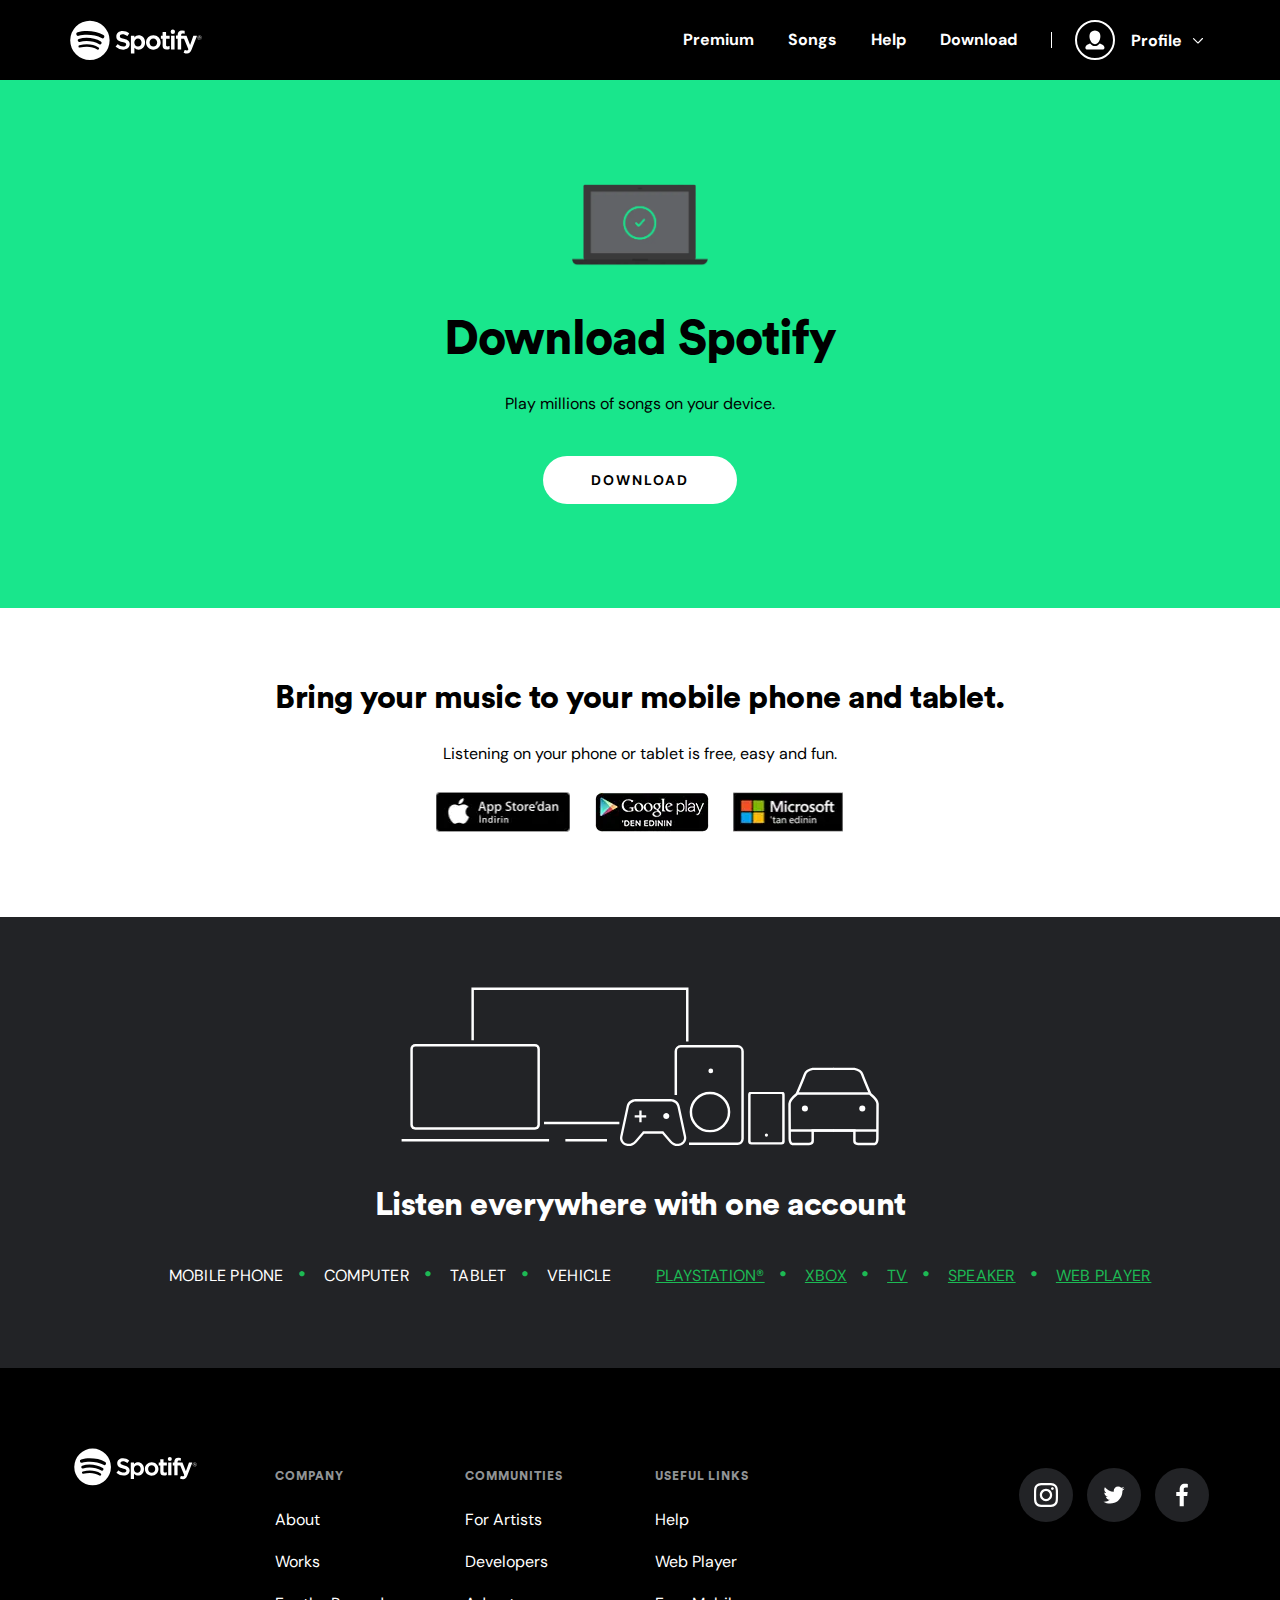
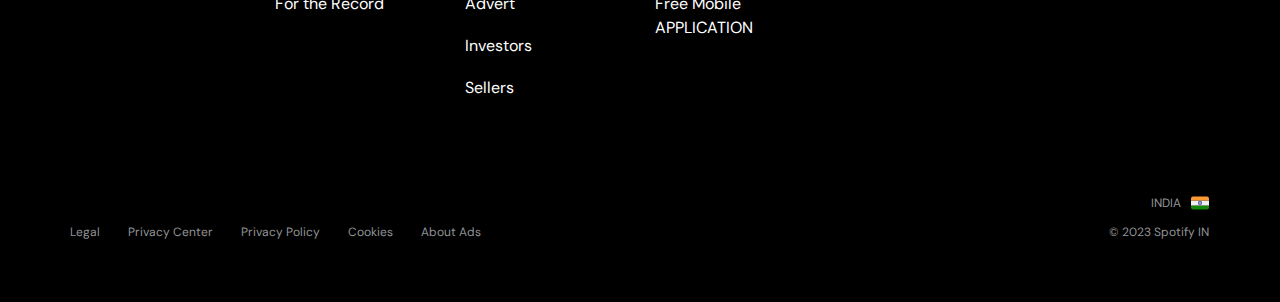
<file: download.html>
<!DOCTYPE html>
<html lang="en">
	<head>
		<meta charset="UTF-8" />
		<meta name="viewport" content="width=device-width, initial-scale=1.0" />
		<link rel="stylesheet" href="./css/main.css" />
		<link rel="stylesheet" href="./css/fonts.css" />
		<link rel="stylesheet" href="./css/animation.css">
		<link rel="stylesheet" href="./css/responsive.css">
		<title>Download for Windows - Spotify</title>
		<link rel="icon" href="https://www.scdn.co/i/_global/favicon.png" />
		<link
			href="https://fonts.googleapis.com/css2?family=DM+Sans:wght@400;500;700&display=swap"
			rel="stylesheet"
		/>
		<style>
			header {
				background-color: black;
				position: relative;
			}
		</style>
	</head>
	<body>
		<!--Header-->
		<custom-header></custom-header>
		<!--Header-->

		<!--Download-->
		<div class="download">
			<div class="container">
				<img src="./assets/laptop.webp" alt="">
				<h1 class="title-1">Download Spotify</h1>
				<p>Play millions of songs on your device.</p>
				<a class="black_btn" href="#">DOWNLOAD</a>
			</div>
		</div>
		<!--Download-->

		<!--Phone & Tablet-->
		<div class="phoneNtablet">
			<div class="container">
				<h3 class="title-1">Bring your music to your mobile phone and tablet.</h3>
				<p>Listening on your phone or tablet is free, easy and fun.</p>
				<div class="storebox">
					<a href=""><img src="./assets/appstore.webp" alt=""></a>
					<a href=""><img src="./assets/googleplay.webp" alt=""></a>
					<a href=""><img src="./assets/microsoft.webp" alt=""></a>
				</div>
			</div>
		</div>
		<!--Phone & Tablet-->

		<!--Everywhere-->
		<div class="Everywhere">
			<div class="container">
				<img src="./assets/all-devices.svg" alt="">
				<h3 class="title-1">Listen everywhere with one account</h3>
<ul class="platform_name">
<li>MOBILE PHONE</li>
<li>COMPUTER</li>
<li>TABLET</li>
<li>VEHICLE</li>
</ul>
<ul class="platform_link">
<li><a href="">PLAYSTATION®</a></li>
<li><a href="">XBOX</a></li>
<li><a href="">TV</a></li>
<li><a href="">SPEAKER</a></li>
<li><a href="">WEB PLAYER</a></li>
</ul>
			</div>
		</div>
		<!--Everywhere-->

		<!--Footer-->
		<custom-footer></custom-footer>
		<!--Footer-->

		<div id="opacity" class="opacity"></div>
		<script src="./component/header.js"></script>
		<script src="./component/footer.js"></script>
		<script src="./js/main.js"></script>
	</body>
</html>
</file>
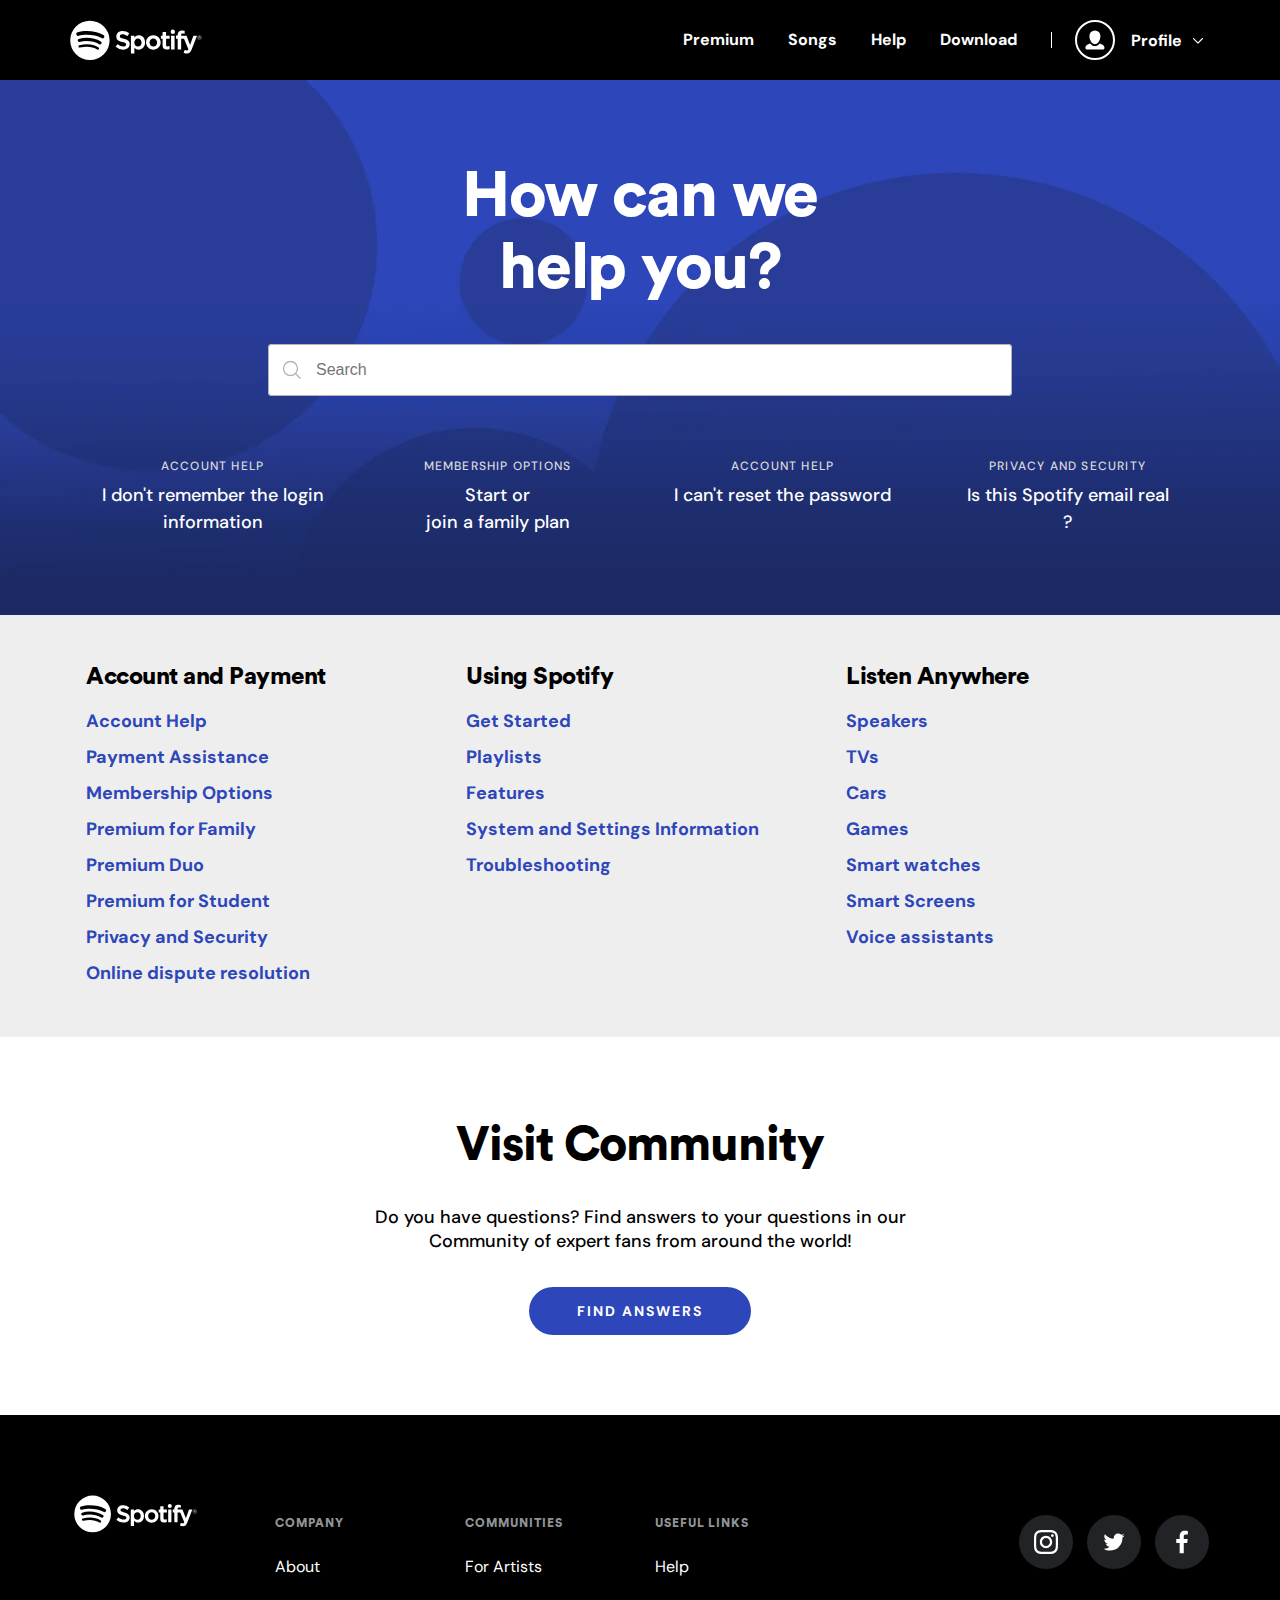
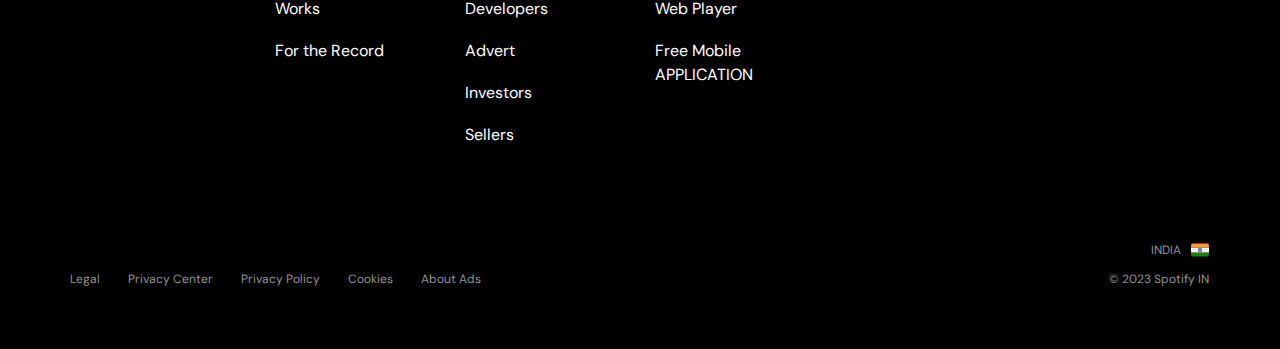
<file: help.html>
<!DOCTYPE html>
<html lang="en">
	<head>
		<meta charset="UTF-8" />
		<meta name="viewport" content="width=device-width, initial-scale=1.0" />
		<link rel="stylesheet" href="./css/main.css" />
		<link rel="stylesheet" href="./css/fonts.css" />
		<link rel="stylesheet" href="./css/animation.css">
		<link rel="stylesheet" href="./css/responsive.css">
		<title>Help - Spotify</title>
		<link rel="icon" href="https://www.scdn.co/i/_global/favicon.png" />
		<link
			href="https://fonts.googleapis.com/css2?family=DM+Sans:wght@400;500;700&display=swap"
			rel="stylesheet"
		/>
		<style>
			header {
				background-color: black;
				position: relative;
			}
		</style>
	</head>
	<body>
		<!--Header-->
		<custom-header></custom-header>
		<!--Header-->

		<!--Search-->
		<div class="Search">
			<div class="container">
				<div class="search-box">
<h1 class="title-1">How can we <br> help you?</h1>
<div class="searchInputBox">
<div class="seacrhIcon">
<svg xmlns="http://www.w3.org/2000/svg" role="img" focusable="false" height="24" width="24" viewBox="0 0 24 24" class=" " aria-label="Search icon">
<line x1="15.54" y1="15.54" x2="20.41" y2="20.41" stroke="#181818"/>
<circle cx="10.5" cy="10.5" r="7" fill="none" stroke="#181818"/>
</svg>
</div>
<input type="text" class="search-input" aria-label="Search" placeholder="Search" autocomplete="off" value="">
</div>
</div>
<div class="top-solution">
<div class="top-solution-inner">
<h3>ACCOUNT HELP</h3>
<a href="">I don't remember the login information</a>
</div>
<div class="top-solution-inner">
<h3>MEMBERSHIP OPTIONS</h3>
<a href="">Start or <br> join a family plan</a>
</div>
<div class="top-solution-inner">
<h3>ACCOUNT HELP</h3>
<a href="">I can't reset the password</a>
</div>
<div class="top-solution-inner">
<h3>PRIVACY AND SECURITY</h3>
<a href="">Is this Spotify email real <br>?</a>
</div>
</div>
</div>
</div>
<!--Search-->

<!--Links-->
<div class="Help-links">
<div class="container">
<div class="links_boxs">
<div class="link_box">
<h3 class="title-1 collapsible">Account and Payment</h3>
<span>
<a href="">Account Help</a>
<a href="">Payment Assistance</a>
<a href="">Membership Options</a>
<a href="">Premium for Family</a>
<a href="">Premium Duo</a>
<a href="">Premium for Student</a>
<a href="">Privacy and Security</a>
<a href="">Online dispute resolution</a>
</span>
</div>
<div class="link_box">
<h3 class="title-1 collapsible">Using Spotify</h3>
<span>
<a href="">Get Started</a>
<a href="">Playlists</a>
<a href="">Features</a>
<a href="">System and Settings Information</a>
<a href="">Troubleshooting</a>
</span>
</div>
<div class="link_box">
<h3 class="title-1 collapsible">Listen Anywhere</h3>
<span>
<a href="">Speakers</a>
<a href="">TVs</a>
<a href="">Cars</a>
<a href="">Games</a>
<a href="">Smart watches</a>
<a href="">Smart Screens</a>
<a href="">Voice assistants</a>
</span>
</div>
</div>
</div>
</div>
<!--Links-->

<!--Visit Community-->
<div class="visitCommunity">
<div class="container">
<h1 class="title-1">Visit Community</h1>
<p>Do you have questions? Find answers to your questions in our Community of expert fans from around the world!</p>
<a class="black_btn" href="#">Find Answers</a>
</div>
</div>
		<!--Visit Community-->

		<!--Footer-->
		<custom-footer></custom-footer>
		<!--Footer-->

		<div id="opacity" class="opacity"></div>
		<script src="./component/header.js"></script>
		<script src="./component/footer.js"></script>
		<script src="./js/main.js"></script>
		<script>
			var coll = document.getElementsByClassName("collapsible");
			var i;
			
			for (i = 0; i < coll.length; i++) {
			  coll[i].addEventListener("click", function() {
				this.classList.toggle("active");
				var content = this.nextElementSibling;
				if (content.style.maxHeight){
				  content.style.maxHeight = null;
				} else {
				  content.style.maxHeight = content.scrollHeight + "px";
				} 
			  });
			}
		</script>
	</body>
</html>
</file>
<file: src/style.css>
body {
  margin: 0;
  font-family: Arial, sans-serif;
  background-color: #121212;
  color: white;
}
.main-content {
  margin-left: 60px; 
  padding: 20px;
  width: 100%;
  float: right;
}
.header {
  display: flex;
  align-items: center;
  justify-content: space-between;
  margin: 20px;
  display: flex;
}
.header .search-bar {
  display: flex;
  align-items: center;
  background-color: #333;
  padding: 10px;
  border-radius: 20px;
  width: 300px;
}
.header .search-bar input {
  background: none;
  border: none;
  color: white;
  outline: none;
  width: 100%;
  margin-left: 10px;
}
.header .profile {
  display: flex;
  align-items: center;
}
.header .profile .profile-pic {
  width: 40px;
  height: 40px;
  background-color: #333;
  border-radius: 50%;
  margin-left: 20px;
}
.header .buttons {
  display: flex;
  align-items: center;
}
.header .buttons button {
  background: none;
  border: none;
  color: white;
  margin-left: 20px;
  cursor: pointer;
}
.header .buttons button:hover {
  color: #1db954;
}
.section {
  margin-bottom: 40px;
  margin-left: 60px; 
  padding: 20px;
  width: 100%;
  float: right;
}
.section h2 {
  margin-bottom: 20px;
}
.card {
  background-color: #181818;
  border-radius: 8px;
  padding: 10px;
  height: 270px;
  width: 190px;
  margin-right: 20px;
  display: inline-block;
  vertical-align: top;
  margin-top: 15px;
  margin: 20px;
}

.card img {
  width: 100%;
  border-radius: 8px;
  height: 170px;

}
.card .title {
  margin-top: 10px;
  font-size: 16px;
  font-weight: bold;
}
.card-title {
  white-space: nowrap; /* Prevent text from wrapping to the next line */
  overflow: hidden !important; /* Hide overflowed text */
  text-overflow: ellipsis !important; /* Add ellipsis when text overflows */
  width: 160px !important; /* Adjust the width of the text container */
}

.card .description {
  margin-top: 5px;
  font-size: 14px;
  color: #b3b3b3;
}

@media(max-width:768px)
{
  .card .title {
    margin-top: 10px;
    font-size: 13px;
    font-weight: bold;
  }
  .card-title {
    white-space: nowrap; /* Prevent text from wrapping to the next line */
    overflow: hidden !important; /* Hide overflowed text */
    text-overflow: ellipsis !important; /* Add ellipsis when text overflows */
    width: 130px !important; /* Adjust the width of the text container */
  }
  
  .card {
    background-color: #181818;
    border-radius: 8px;
    padding: 20px;
    height: 250px;
    width: 170px;
    margin-right: 20px;
    display: inline-block;
    vertical-align: top;
  }
  .card img {
    width: 100%;
    border-radius: 8px;
    height: 60%;
  }
  h1{
    font-size: 17px;
  }
  h2
  {
    font-size: 15px;
  }
  button{
    font-size: 14px;
  }
  .description
  {
    font-size: 10px;
  }
.container-fluid
{
  /* width: 80% !important; */
  margin-left: 32px;
  margin-right: 0px;
}
.container-fluid p{
  font-size: 11px;
}
.container-fluid h6{
  font-size: 11px;
}
.span
{
  font-size: 13px;
}
.button-container{
  display: flex;
  gap: 8px;
 }
 .btn{
  padding: 8px 18px;
  font-size: 13px;
  cursor: pointer;
  border-radius: 3px;
 }
 .login-btn{
  background-color: white;
  color: black;
  border-radius: 18px;
 }
 .signup-btn{
  color: white;
  border: 0;

 }
 .signup-btn:hover{
  color: white;
  outline: none;
  border: 0;
  background-color: white;
  color: black;
 }
 .login-btn:hover{
  border-radius: 116px;
 }
 
 .play{
  background-color: rgb(33, 194, 33);
  display: inline-block;
  padding: 5px;
  width: 32px;
  height: 32px;
  border-radius: 50%;
  /* border: 2px solid black; */
  position: absolute;
  top: 164px !important;
  right: 8px !important;
  transition: 1s;
  display: flex; 
  transform: translate(-50%, -50%) scale(0); 
  transition: transform 0.5s ease, opacity 0.5s ease;
  opacity: 0;
 }
 .card:hover .play {
   display: block; 
   transform: translate(-50%, -50%) scale(1);
   opacity: 1;
 }
 .btn-success{
  width: 40px;
  font-size: 7px;
  height: 20px;
  margin: 0;
  padding: 0;
}
};
/* Media Query End */
.container-fluid
{
  margin-left: 32px;
  margin-right: -0px;
}
.suleman
{
  margin-left: 32px;
  margin-right: 0px;
}
footer a {
  color: white;
  text-decoration: none;
  display: inline-block;
  position: relative;
  transition: color 0.3s ease;
}

footer a::after {
  content: "";
  display: block;
  margin: auto;
  height: 2px;
  width: 0;
  background: transparent;
  transition: width 0.3s ease, 0.3s ease;
  
}

footer a:hover::after {
  width: 100%;
  background: #7c4dff; 
}
footer a:hover {
  color: #7c4dff;
}
.container-fluid
{
  width: 95%;  
}
a
{
  text-decoration: none; 
    color: inherit;      
}
a:hover{
  text-decoration: none; 
    color: inherit;      
}
html {
  scroll-behavior: smooth;
}
.card{
  cursor: pointer;
}
.card:hover {
  background-color: #302f2f;
}
.play{
   background-color: rgb(33, 194, 33);
   display: inline-block;
   padding: 5px;
   width: 32px;
   height: 32px;
   border-radius: 50%;
   /* border: 2px solid black; */
   position: absolute;
   top: 160px;
   right: 4px;
   transition: 1s;
   display: flex; 
   transform: translate(-50%, -50%) scale(0); 
   transition: transform 0.5s ease, opacity 0.5s ease;
   opacity: 0;
  }
  .card:hover .play {
    display: block; 
    transform: translate(-50%, -50%) scale(1);
    opacity: 1;
    cursor: pointer;
  }
 .button-container{
  display: flex;
  gap: 10px;
 }
 .btn{
  padding: 10px 20px;
  font-size: 16px;
  cursor: pointer;
  border-radius: 5px;
 }
 .login-btn{
  background-color: white;
  color: black;
  border-radius: 20px;
  transition: 1s;

 }
 .signup-btn{
  color: white;
  border: 0;

 }
 .signup-btn:hover{
  color: white;
  outline: none;
  border: 0;
  background-color: rgb(19, 206, 35);
  color: black;
  border-radius: 17px;
 }
 .login-btn:hover{
  border-radius: 7px;
  transition: 1s;
 }

.card-1 {
  background-color:#121212;
  border-radius: 8px;
  padding: 20px;
  height: 230px;
  width: 200px;
  margin-right: 20px;
  display: inline-block;
  vertical-align: top;
  margin-top: 15px;
}
.card-1 img {
  width: 100%;
  height: 162px;
  border-radius: 50%;
}
 .card-1:hover{
    background-color:#424141;
} 
.card-1 .title {
  margin-top: 10px;
  font-size: 16px;
  font-weight: bold;
  text-align: center;
}
.card-1 .description {
  margin-top: 5px;
  font-size: 14px;
  color: #b3b3b3;
}

.playbar
{
  height: 70px;
  width: 95%;
  background-color: #3b3b3b;
  margin-left: 60px;
  margin-bottom: 5px;
  display: flex;
  justify-content: center;
  border-radius: 10px;
  color: white;
}
.playbar img{
  margin-top: 10px;
};

.seekbar{
  height: 2px;
  width: 100%;
  border: 2px solid red;
}
#show-more-btn{
  width: 70px;
  font-size: 10px;
  height: 30px;
  margin: 0;
  padding: 0;
}
#show-more-btn:hover{
  text-decoration: underline;
}
.artist-h1{
  margin: 20px;
}
.second-row{
  display: none;
  transition: 2s;
}
</file>
<file: css/main.css>
:root {
    --fadednav: rgba(0, 0, 0, 0.6);
	--black: #000;
	--white: #fff;
    --faded: #d9dadc;
    --linkgreen: #1DB954;
    --hvrgreen: #1ed760;
    --homebgcolor:#2D46B9;
    --secondary: #919496;
    --premiumblue: #1d75de;
}
html{
    scroll-behavior: smooth;
}
* {
	-webkit-box-sizing: border-box;
	box-sizing: border-box;
}
body {
	margin: 0;
}
.container {
	width: 1170px;
	margin: 0 auto;
	padding: 0 15px;
}
.opacity{
    position: absolute;
    width: 100%;
    height: 100vh;
    top: 0;
    left: 0;
    z-index: -1;
}
.opacity.opa {
    background-color: var(--fadednav);
    z-index: 8;
    overflow-x: hidden;
}
body.opa{
    overflow-y: hidden;
}
/*
    Header
*/
header {
    background-color: var(--fadednav);
    position: fixed;
    right: 0;
    left: 0;
    top: 0;
    z-index: 9;
    transition: .4s;
}
.header {
	display: grid;
	grid-template-columns: 150px auto;
	align-items: center;
    height: 80px;
}
.navigation ul {
	padding: 0px;
	margin: 0px;
	width: fit-content;
	margin-left: auto;
    display: flex;
    align-items: center;
}
.navigation ul li {
    display: inline-block;
    position: relative;
}
.header .logo {
	width: 132px;
	height: 40px;
	display: inline-block;
}
.header .logo svg {
	fill: var(--white);
}
.vertical_separator {
	display: inline-block;
	height: 16px;
	width: 1px;
	background-color: var(--white);
	margin: auto 17px;
}
.profile_btn{
    margin-left: 7px;
    background-color: transparent;
    border: none;
    cursor: pointer;
    -webkit-box-align: center;
    -ms-flex-align: center;
    align-items: center;
    text-decoration: none;
    font: inherit;
    font-weight: 700;
    outline: none;
    display: -webkit-box;
    display: -ms-flexbox;
    display: flex;
    margin: 0;
}
.usericon{
    border: 2px solid var(--white);
    margin: auto 6px auto 10px;
    border-radius: 50%;
    -webkit-box-shadow: 0 0 5px 2px rgba(0, 0, 0, 0.1);
    box-shadow: 0 0 5px 2px rgba(0, 0, 0, 0.1);
    width: 40px;
    height: 40px;
    display: inline-block;
}
.profile_btn .usericon{
    display: inline-block;
}
.usericon svg{
    padding: 7px;
    fill: var(--white);
    height: 100%;
    width: 100%;
}
.profile-title{
    margin: auto 0;
    display: inline-block;
}
.profile-title span{
    margin: auto 0 auto 10px;
    display: inline-block;
    color: var(--white);
}
.profile-title svg{
    margin: auto 0 auto 6px;
    fill: var(--white);
    width: 12px;
    height: 12px;
}
.profile_btn:hover .profile-title span{
    color: var(--hvrgreen);
}
.profile_btn:hover .usericon{
    border-color: var(--hvrgreen);
}
.profile_btn:hover .usericon svg,
.profile_btn:hover .profile-title svg{
    fill: var(--hvrgreen);
}
.profileMenu{
    display: none;
    position: absolute;
    top: 100%;
    margin-top: 8px;
    right: -11px;
}
.profileMenu.active{
    display: block !important;
}
.profile-title svg.transform{
    transform: rotateZ(180deg);
}
.profileMenu ul{
    margin: 2px 0 0;
    background-color: var(--white);
    border-radius: 3px;
    -webkit-box-shadow: 0 0 30px 0 rgba(0, 0, 0, 0.2);
    box-shadow: 0 0 30px 0 rgba(0, 0, 0, 0.2);
    padding: 10px 0;
    display: -webkit-box;
    display: -ms-flexbox;
    display: flex;
    -webkit-box-orient: vertical;
    -webkit-box-direction: normal;
    -ms-flex-direction: column;
    flex-direction: column;
    align-items: baseline;
    min-width: 160px;
}
.profileMenu ul:before{
    border-left: 16px solid transparent;
    border-right: 16px solid transparent;
    right: 7px;
    border-bottom: 16px solid var(--white);
    content: "";
    display: block;
    position: absolute;
    width: 0;
    height: 0;
    top: -12px;
}
.profileMenu ul li{
    padding: 0;
    display: block;
    letter-spacing: 0;
}
.profileMenu ul li a{
    padding: 4px 16px 3px;
    display: block;
    line-height: 1.5;
    font-size: 16px;
    font-weight: 700;
    color: var(--black);
    text-align: left;
}
.profileMenu ul li a.faded{
    color: var(--secondary);
}
.profileMenu ul li a:hover{
    color: var(--hvrgreen);
}
.profile_icon-mobile{
    margin-left: auto;
    display: none;
    align-items: center;
}
.container-togg{
	display: none;
    cursor: pointer;
    margin-left: auto;
    position: relative;
    z-index: 99;
}
.usericon {
	display: none;
    cursor: pointer;
    margin-left: auto;
    position: relative;
}
.bar1,
.bar2,
.bar3 {
	width: 22px;
	height: 3px;
	background-color:var(--white);
	margin: 4px 0;
    transition: 0.2s;
    border-radius: 1px;
}
.change .bar1 {
	-webkit-transform: rotate(-45deg) translate(-4px, 2px);
	transform: rotate(-45deg) translate(-4px, 2px);
}
.change .bar2 {
	opacity: 0;
}
.change .bar3 {
	-webkit-transform: rotate(45deg) translate(-7px, -7px);
	transform: rotate(45deg) translate(-7px, -7px);
}
.sidenav {
	height: 100%;
	width: 0;
	position: fixed;
	z-index: 9;
	top: 0;
	right: 0;
	background-color: var(--black);
	overflow-x: hidden;
    transition: 0.25s;
    transition-timing-function: ease-in;
    opacity: 0;
    border-width: 0;
    margin: 0;
    padding: 38px 0px 38px 0px;
    max-width: 100vw !important;
}
.sidenav ul{
    margin: 0;
    padding: 0;
    display: inline;
    list-style: none;
}
.sidenav ul li{
    margin: 0;
    display: block;
}
.sidenav .h_separator{
    margin: 18px 0 40px;
    height: 2px;
    width: 20px;
    background-color: var(--white);
}
.sidenav-logo{
    display: inline-block;
    height: 27px;
    width: 89px;
    position: absolute;
    bottom: 38px;
    left: 38px;
}
.sidenav-logo svg{
    fill: var(--white);
}
.sidenav.open {
    width: 447px !important;
    opacity: 1 !important;
    padding: 38px !important;
}
/*
    Header
*/

.home_main{
    width: 100%;
    position: relative;
    overflow: hidden;
    margin-top: -80px;
}
.hm_gradient-1{
    width: 100%;
    height: 100%;
    position: absolute;
    background-color: #509BF5;
    background-image: -webkit-gradient(linear, left top, right top, from(#c074b2), to(#8ab5e8));
    background-image: linear-gradient(90deg, #c074b2, #8ab5e8);
}
.hm_gradient-2{
    width: 100%;
    height: 100%;
    position: absolute;
    background-image: -webkit-gradient(linear, left top, left bottom, from(transparent), to(#000));
    background-image: linear-gradient(transparent, #000);
}
.hm_cont{
    display: grid;
    grid-template-columns: 4fr 8fr;
    margin-top: 235px;
    position: relative;
}
.home_text{
    display: flex;
    flex-direction: column;
    align-self: center;
    align-items: baseline;
    padding-left: 15px;
    padding-right: 15px;
}
.green_btn{
    display: inline-block;
    margin: 32px 0;
    font-size: 16px;
    line-height: 1;
    border-radius: 50px;
    padding: 19px 56px 21px;
    color: var(--white);
    background-color: #1DB954;
    transition-duration: .3s;
    border-width: 0;
    letter-spacing: 2px;
    min-width: 160px;
    text-transform: uppercase;
    white-space: normal;
    border-radius: 50px;
    font-weight: 700;
    cursor: pointer;
}
.green_btn:hover{
    background-color: var(--hvrgreen);
}
.black_btn{
    display: inline-block;
    margin: 40px 0;
    font-size: 14px;
    line-height: 1;
    border-radius: 50px;
    padding: 17px 48px;
    color: var(--white);
    background-color: rgb(25, 20, 20);
    border: 2px solid rgb(25, 20, 20) !important;
    transition-duration: .3s;
    border-width: 0;
    letter-spacing: 2px;
    min-width: 160px;
    text-transform: uppercase;
    white-space: normal;
    border-radius: 50px;
    font-weight: 700;
    cursor: pointer;
}
.black_btn:hover{
    transform: scale(1.04);
    background-color: rgb(83, 79, 79);
}
.home_cards{
    display: grid;
    grid-template-columns: 1fr 1fr 1fr;
    grid-template-rows: 233px 233px;
    column-gap: 16px;
    row-gap: 16px;
    padding-left: 10px;
    padding-right: 10px;
    margin: 0px;
}
.hm_card{
    position: relative;
    cursor: pointer;
}
.box img {
    width: 100%;
    height: 233px;
    object-fit: cover;
}
.box_details{
    position: absolute;
    top: 0;
    left: 0;
    width: 100%;
    height: 100%;
    z-index: 1;
    display: flex;
    flex-direction: column;
    align-items: center;
    justify-content: center;
    transition: all 0.2s ease-in-out;
    background: rgba(0, 0, 0, 0.8);
    opacity: 0;
}
.play-icon{
    width: 25px;
    height: 25px;
}
.hm_card:hover .box_details{
    opacity: 1;
}
.arrow-scroll-down{
    width: 32px;
    height: 43px;
    display: block;
    margin: 0 auto;
    padding-top: 40px;
    padding-bottom: 120px;
}
.arrow-scroll-down svg{
    fill: #fff;
    width: 32px;
    height: 43px;
    position: relative;
}
.last_listen{
    background-color: #1E3264;
    background-image: -webkit-gradient(linear, left top, right top, from(#2c5e92), color-stop(80%, #552f6d));
    background-image: linear-gradient(90deg, #2c5e92 0%, #552f6d 80%);
}
.last_listen .container{
    padding-top: 60px;
    padding-bottom: 160px;
}
.last_listen .ll_row{
    display: grid;
    grid-template-columns: 45% 45%;
    justify-content: space-between;
    padding-left: 15px;
    padding-right: 30px;
}
.last_listen .ll_card{
    display: grid;
    grid-template-columns: 50% 50%;
    grid-template-rows: 250px;
    position: relative;
}
.last_listen .ll_card img{
    width: 100%;
    height: 100%;
    object-fit: cover;
}
.last_listen .ll_card .txt{
    position: relative;
    z-index: 3;
}
.last_listen .ll_card .img{
    position: relative;
    z-index: 2;
    position: relative;
    left: 15px;
    bottom: 25px;
}
.last_listen .bg_filt{
    position: absolute;
    z-index: 1;
    width: 100%;
    height: 100%;
    left: 0;
    top: 0;
    background-color: #ffffff;
    opacity: 0.05;
}
.home_links{
    padding-top: 60px;
    padding-bottom: 80px;
}
.home_links .container.links{
    display: grid;
    grid-template-columns: 1fr 1fr 1fr;
    column-gap: 15px;
}
.home_links .account_link,
.home_links .app_link,
.home_links .web_link{
    display: flex;
    flex-direction: column;
}
.home_links .account_link a,
.home_links .app_link a,
.home_links .web_link a{
    margin-top: auto;
}
.premium-head{
    background-color: var(--premiumblue);
    padding-top: 80px;
}
.premium-head .container{
    padding: 141px 15px;
}
.why-premium{
    padding: 75px 0px 110px 0px;
}
.why-cards{
    display: grid;
    grid-template-columns: 1fr 1fr 1fr 1fr;
    column-gap: 15px;
    margin-top: 72px;
}
.premium-plans{
    padding: 75px 0px;

    background: rgb(248, 248, 248);
}
.plans-container{
    display: grid;
    grid-template-columns: 1fr 1fr 1fr 1fr;
    column-gap: 15px;
    margin-top: 75px;
    margin-bottom: 132px;
}
/*Download*/
.download{
    background-color: #19e68c;
    padding: 40px 15px 104px;
}
.download .container{
    text-align: center;
}
.download img{
    width: 136px;
    margin-bottom: 40px;
    margin-top: 64px;
}
.download h1{
    margin: 0;
    padding-bottom: 24px;
}
.download p{
    padding: 0px 0px 1em;
    margin-top: 0px;
    font-size: 16px;
    font-weight: 400;
    line-height: 24px;
    margin-bottom: 24px;
}
.download .black_btn{
    background-color: white;
    color: #000;
    border: 0 !important;
    margin: 0;
    min-width: auto;
}
.phoneNtablet{
    background-color: white;
    padding: 70px 15px;
}
.phoneNtablet .container{
    text-align: center;
}
.phoneNtablet h3{
    font-size: 32px;
    line-height: 40px;
    letter-spacing: -0.5px;
    margin: 0;
    padding: 0px 0px 0.75em;
}
.phoneNtablet p{
    padding: 0px 0px 1em;
    margin-top: 0px;
    margin-bottom: 0px;
    font-size: 16px;
    font-weight: 400;
    line-height: 24px;
}
.phoneNtablet .storebox a{
    display: inline-block;
    margin: 10px;
}
.Everywhere{
    background-color: rgb(34, 35, 38);
    padding: 70px 15px 50px;
}
.Everywhere .container{
    text-align: center;
}
.Everywhere img{
    width: 100%;
    max-width: 560px;
    margin-bottom: 20px;
    padding: 0px 40px;
}
.Everywhere h3{
    font-size: 32px;
    line-height: 40px;
    letter-spacing: -0.5px;
    color: white;
    padding: 0px 0px 0.75em;
    margin-top: 0px;
    margin-bottom: 0px;
}
.Everywhere .platform_name,
.Everywhere .platform_link{
    display: inline-block;
}
.Everywhere .platform_name li,
.Everywhere .platform_link li{
    display: inline-block;
    color: white;
    margin-top: -6px;
    font-size: 16px;
    font-weight: 400;
    line-height: 20px;
    letter-spacing: 0.25px;
    padding-bottom: 1em;
}
.Everywhere .platform_name li:not(:last-child)::after,
.Everywhere .platform_link li:not(:last-child)::after {
    font-size: 22px;
    content: "•";
    padding-left: 14px;
    padding-right: 14px;
    color: rgb(29, 185, 84);
}
.Everywhere .platform_link li a{
    color: rgb(29, 185, 84);
    text-decoration: underline;
}
/*Download*/
/*Help*/
.Search{
    padding: 0 8px 24px;
    background: url(../assets/search-mobile.webp) top/100% no-repeat #1c2963;
}
@media (min-width: 768px){
    .Search{
        background-image: url(../assets/search-desktop.webp);
    }
}
.Search .container{
    text-align: center;
    text-align: -webkit-center;
}
.Search h1{
    padding: 80px 0 40px;
    font-size: 64px;
    line-height: 72px;
    margin: 0;
    color: white;
}
.searchInputBox{
    position: relative;
    width: 744px;
}
.seacrhIcon{
    position: absolute;
    top: 50%;
    transform: translateY(-50%);
    color: rgb(179, 179, 179);
    left: 12px;
    height: 24px;
}
.seacrhIcon svg{
    stroke-width: 1pt;
    color: rgb(179, 179, 179);
}
.seacrhIcon [stroke="#181818"] {
    stroke: currentcolor;
}
.searchInputBox .search-input{
    appearance: none;
    background-image: none;
    border: 0px;
    display: block;
    font-size: 16px;
    font-weight: 400;
    line-height: 24px;
    letter-spacing: 0px;
    width: 100%;
    box-sizing: border-box;
    -webkit-tap-highlight-color: rgba(0, 0, 0, 0);
    margin-top: 0px;
    border-radius: 4px;
    padding: 14px;
    background-color: rgb(255, 255, 255);
    box-shadow: rgb(179 179 179) 0px 0px 0px 1px inset;
    color: rgb(24, 24, 24);
    margin-bottom: 24px;
    padding-left: 48px;
}
.searchInputBox .search-input:focus {
    outline: none;
}
.top-solution{
    display: grid;
    grid-template-columns: 1fr 1fr 1fr 1fr;
    padding: 30px 0 40px;
    text-align: center;
}
.top-solution h3{
    margin: 8px 0;
    padding: 0;
    text-transform: uppercase;
    font-weight: 500;
    font-size: 12px;
    letter-spacing: .1em;
    color: rgb(217, 217, 217);
}
.top-solution a{
    display: block;
    color: #fff;
    text-decoration: none;
    margin-bottom: 15px;
    font-size: 18px;
    font-weight: 500;
    line-height: 1.5;
}
.Help-links{
    background-color: #eee;
    padding: 30px 0 40px;
}
.links_boxs{
    display: grid;
    grid-template-columns: 1fr 1fr 1fr;
}
.link_box h3{
    font-size: 24px;
    line-height: 32px;
    padding: 16px;
    margin: 0;
}
.link_box span{
    padding: 0 16px;
    display: block;
}
.link_box a{
    display: block;
    color: #2d46b9;
    text-decoration: none;
    padding-bottom: 12px;
    font-size: 18px;
    font-weight: 700;
}
.visitCommunity{
    padding: 80px 16px;
}
.visitCommunity .container{
    text-align: center;
}
.visitCommunity h1{
    font-size: 48px;
    line-height: 56px;
    padding: 0px 0px 0.67em;
    margin-top: 0px;
    margin-bottom: 0px;
}
.visitCommunity p{
    max-width: 600px;
    margin: 0 auto 16px;
    font-size: 18px;
    padding: 0px 0px 1em;
    font-weight: 500;
}
.visitCommunity .black_btn{
    background-color: rgb(45, 70, 185);
    border: 0px !important;
    min-width: 0px;
    margin: 0px;
}
/*Help*/
/*
    Footer
*/
footer{
    padding: 80px 0 50px;
    background-color: var(--black);
}
footer .logo { 
    grid-area: logo;
}
footer .logo svg{ 
    width: 100%;
    max-width: 131px;
    height: 39px;
    fill: var(--white);
}
footer .footer-nav { 
    grid-area: footer-nav; 
    display: grid;
    grid-template-columns: 1fr 1fr 1fr;
}
.footer-nav .fn-left,
.footer-nav .fn-mid,
.footer-nav .fn-right{
    padding: 0 15px;
    margin: 0;
}
footer .social { grid-area: social; }
footer .social ul{
    margin: 20px 0 0;
    padding: 0;
    width: fit-content;
    margin-left: auto;
}
footer .social ul li{
    display: inline-block;
}
footer .social ul li.center{
    margin-left: 10px;
    margin-right: 10px;
}
footer .social ul li a{
    width: 54px;
    height: 54px;
    border-radius: 50%;
    background-color: #222326;
    display: -webkit-inline-box;
    display: -ms-inline-flexbox;
    display: inline-flex;
    -webkit-box-align: center;
    -ms-flex-align: center;
    align-items: center;
    -webkit-box-pack: center;
    -ms-flex-pack: center;
    justify-content: center;
    overflow: hidden;
}
footer .social ul li a span {
    display: block;
    width: 24px;
    height: 24px;
}
footer .social .insta{
    background: no-repeat url(../assets/insta.svg), white;
}
footer .social .twitter{
    background: no-repeat url(../assets/twitter.svg), white;
}
footer .social .face{
    background: no-repeat url(../assets/face.svg), white;
}
footer .social ul li a:hover .insta{
    background: no-repeat url(../assets/insta.svg), var(--hvrgreen);
}
footer .social ul li a:hover .twitter{
    background: no-repeat url(../assets/twitter.svg), var(--hvrgreen);
}
footer .social ul li a:hover .face{
    background: no-repeat url(../assets/face.svg), var(--hvrgreen);
}
footer .tr { 
    grid-area: tr;
    margin: 0;
    display: flex;
    -webkit-box-pack: end;
    -ms-flex-pack: end;
    justify-content: flex-end;
}
footer .tr a{
    padding: 0;
    display: -webkit-box;
    display: -ms-flexbox;
    display: flex;
    -ms-flex-negative: 0;
    flex-shrink: 0;
    -webkit-box-align: center;
    -ms-flex-align: center;
    align-items: center;
    white-space: nowrap;
    font-size: 10px;
    text-decoration: none;
}
footer .tr img{
    height: 18px;
    margin-left: 10px;
}
footer .footer_bot { 
    grid-area: footer_bot; 
    display: flex;
    width: 100%;
}
footer .footer_bot ul{
    margin: 0 45px 0 0;
    padding: 0;
}
footer .footer_bot span{
    margin: 0 0 0 auto;
    padding: 1em 0;
}
footer .footer_bot ul li{
    list-style: none;
    display: inline-block;
    line-height: normal;
    letter-spacing: 0;
    padding: 0;
    margin-right: 24px;
}
.footer-cont {
    display: grid;
    width: 100%;
    grid-template-columns: 8.33% 8.33% 8.33% 8.33% 8.33% 8.33% 8.33% 8.33% 8.33% 8.33% 8.33% 8.33%;
    grid-template-rows: 346px auto auto;
    grid-template-areas:
        'logo logo footer-nav footer-nav footer-nav footer-nav footer-nav footer-nav social social social social'
        'tr tr tr tr tr tr tr tr tr tr tr tr'
        'footer_bot footer_bot footer_bot footer_bot footer_bot footer_bot footer_bot footer_bot footer_bot footer_bot footer_bot footer_bot';
}
/*
    Footer
*/
</file>
<file: css/fonts.css>
@font-face {
    font-family: 'circular-black';
    src: url('../assets/CircularStd-Black.otf'); 
} 
body{
    font-family: "DM Sans", sans-serif;
}
a{
    text-decoration: none;
}
.title-1{
    margin-top: 24px;
    margin-bottom: 12px;
    font-size: 48px;
    font-weight: 900;
    letter-spacing: -0.02em;
    line-height: 1.2;
    color: var(--black);
    font-family: circular-black, Helvetica, Arial, sans-serif;
}
.title-2{
    margin-top: 30px;
    margin-bottom: 0px;
    font-size: 30px;
    font-weight: 600;
    letter-spacing: -0.25px;
    line-height: 1.5;
    color: var(--white);
}
.subtitle-1{
    font-size: 24px;
    letter-spacing: -0.01em;
    font-weight: 900;
    line-height: 1.4;
    margin-top: 24px;
    margin-bottom: 12px;
    color: var(--black);
    font-family: circular-black, Helvetica, Arial, sans-serif;
}
.parag-1{
    margin: .5em 0 1em;
    font-size: 16px;
    line-height: 1.5;
    font-weight: 400;
    color: var(--black);
}
.a_link{
    font-size: 13px;
    line-height: 1;
    font-weight: 700;
    color: var(--linkgreen);
    text-decoration: none;
    transition-duration: 0.3s;
    letter-spacing: 1px;
    text-transform: uppercase;
    white-space: normal;
}
.a_link:hover, .a_link:focus {
    color: var(--hvrgreen);
    text-decoration: none;
}
/*
    Nav fonts
*/
.navigation-link{
    padding: 0px 17px;
    font-weight: 700;
    font-size: 16px;
    line-height: 24px;
    color: var(--white);
}
.navigation-link.son{
    padding-right: 0px;
}
.navigation-link.faded{
    color: var(--faded);
}
.navigation-link:hover{
    color: var(--hvrgreen);
}
.sidenav .sidenav-link{
    cursor: pointer;
    padding: 0 0 25px;
    display: block;
    line-height: 1;
    font-weight: 700;
    font-size: 34px;
    color: var(--white);
}
.sidenav .sidenav-link.light{
    font-weight: 400;
    font-size: 26px;
}
.sidenav .sidenav-link:hover{
    color: var(--hvrgreen);
}
/*
    Nav fonts
*/

.hm_cont small{
    font-size: 12px;
    color: var(--white);
    font-weight: 700;
}
.hm_cont h1,
.premium-head h1{
    font-weight: 900;
    letter-spacing: -0.04em;
    line-height: 1.15;
    font-size: 80px;
    margin-top: 0;
    margin-bottom: 0;
    color: var(--white);
    font-family: circular-black, Helvetica, Arial, sans-serif;
}
.premium-head h1{
    letter-spacing: 0.25px;
}
.hm_cont h3{
    font-size: 24px;
    letter-spacing: -0.01em;
    margin-top: 0;
    margin-bottom: 0;
    font-weight: 900;
    line-height: 1.4;
    color: var(--white);
    font-family: circular-black, Helvetica, Arial, sans-serif;
}
.hm_card .box_details h2{
    font-size: 16px;
    font-weight: 400;
    margin: 16px 0 0;
    letter-spacing: -0.015em;
    line-height: 1.3;
    color: var(--white);
}
.last_listen h1{
    margin-bottom: 80px;
    font-size: 48px;
    font-weight: 900;
    letter-spacing: -0.02em;
    line-height: 1.2;
    color: var(--white);
    font-family: circular-black, Helvetica, Arial, sans-serif;
    text-align: center;
}
.last_listen .ll_card span h5{
    background-color: rgba(30, 50, 100, 0.25);
    padding: 4px 16px;
    display: inline-block;
    margin: 16px 0 16px -7px;
    font-size: 12px;
    line-height: 18px;
    color: var(--white);
    font-weight: 400;
}
.last_listen .ll_card span h2{
    margin: 0px;
    margin-left: -25px;
    width: 125%;
    position: relative;
    z-index: 2;
    background-color: #1E3264;
    padding: 12px 40px;
    font-size: 24px;
    letter-spacing: -0.01em;
    color: var(--white);
    font-family: circular-black, Helvetica, Arial, sans-serif;
}
.last_listen .ll_card span a{
    display: inline-block;
    color: var(--hvrgreen);
    font-size: 13px;
    line-height: 14px;
    font-weight: 700;
    margin-left: 22px;
    margin-top: 20px;
    letter-spacing: 1px;
}
.premium-head p{
    font-size: 12px;
    color: var(--white);
    margin: 0px;
}
.premium-head p small{
    font-size: 12px;
    color: var(--white);
}
.premium-head p small a{
    font-size: 12px;
    line-height: 15px;
    color: var(--white);
    text-decoration: underline;
}
.why-premium h2{
    text-align: center;
}
.why-card h6{
    font-size: 21px;
    padding: 0px;
    line-height: 1.3em;
    font-weight: 700;
    margin: 0 auto 10px auto;
}
.why-card p{
    line-height: 1.5;
    font-size: 16px;
    padding: 0px;
    margin: 0;
    font-weight: 400;
    margin: 0px auto;
}
.plans-text h2{
    font-size: 38px;
    letter-spacing: -1.6px;
    line-height: 1;
    text-align: center;
    margin: 0px;
    padding: 0px;
    font-weight: 900;
    font-family: circular-black, Helvetica, Arial, sans-serif;
}
.plans-text p{
    font-size: 16px;
    font-weight: normal;
    margin: 10px 0px;
    text-align: center;
    padding: 0px;
    line-height: 20px;
    letter-spacing: 0.25px;
}
/*
    Footer
*/
.footer-nav p{
    margin: 20px 0;
    color: var(--secondary);
    font-size: 12px;
    font-weight: 900;
    line-height: 1.4;
    letter-spacing: .08em;
    text-transform: uppercase;
    font-family: circular-black, Helvetica, Arial, sans-serif;
}
.footer-nav .fn-left div,
.footer-nav .fn-mid div,
.footer-nav .fn-right div{
    margin: 0;
}
.footer-nav div a{
    display: inline-block;
    font-size: 16px;
    font-weight: 400;
    line-height: 1.5;
    padding: 3px 0 15px;
    color: var(--white);
}
.footer-nav div a:hover{
    color: var(--hvrgreen);
}
footer .footer_bot ul li a{
    font-size: 12px;
    color: var(--secondary);
    padding: 1em 0;
    display: inline-block;
}
footer .footer_bot ul li a:hover{
    color: var(--hvrgreen);
}
footer .footer_bot span{
    font-size: 12px;
    color: var(--secondary);
}
footer .tr a{
    color: var(--secondary);
    font-size: 12px;
}
footer .tr a:hover{
    color: var(--hvrgreen);
}
/*
    Footer
*/
</file>
<file: css/animation.css>
.opacity_anim {
	-webkit-animation: opacity_anim 0.5s ease-out both;
	animation: opacity_anim 0.5s ease-out both;
}
.opacity_anim-1d {
	-webkit-animation: opacity_anim 0.5s ease-out both;
	animation: opacity_anim 0.5s ease-out both;
	-webkit-animation-delay: 0.2s;
	animation-delay: 0.2s;
}
.opacity_anim-2d {
	-webkit-animation: opacity_anim 0.5s ease-out both;
	animation: opacity_anim 0.5s ease-out both;
	-webkit-animation-delay: 0.5s;
	animation-delay: 0.5s;
}
.slide-top {
	-webkit-animation: slide-top  1s alternate infinite;
	animation: slide-top  1s alternate infinite;
}
/**
 * ----------------------------------------
 * animation opacity_anim
 * ----------------------------------------
 */
@-webkit-keyframes opacity_anim {
	0% {
		opacity: 0;
	}
	100% {
		opacity: 1;
	}
}
@keyframes opacity_anim {
	0% {
		opacity: 0;
	}
	100% {
		opacity: 1;
	}
}

/**
 * ----------------------------------------
 * animation slide-top
 * ----------------------------------------
 */
@-webkit-keyframes slide-top {
	0% {
		-webkit-transform: translateY(0);
		transform: translateY(0);
	}
	100% {
		-webkit-transform: translateY(7px);
		transform: translateY(7px);
	}
}
@keyframes slide-top {
	0% {
		-webkit-transform: translateY(0);
		transform: translateY(0);
	}
	100% {
		-webkit-transform: translateY(7px);
		transform: translateY(7px);
	}
}
</file>
<file: css/responsive.css>
@media screen and (max-width: 1200px) {
	.container {
		width: 970px;
	}
    .Everywhere .platform_name,
    .Everywhere .platform_link{
        display: block;
    }
    .top-solution-inner br{
        display: none;
    }
    .premium-head .container {
        padding: 72px 15px;
    }
}
@media screen and (max-width: 992px) {
	.container {
		max-width: 750px;
		width: 100%;
    }
    header {
        background-color: var(--black);
    }
    .header {
        grid-template-columns: 100px auto;
        height: 54px;
    }
    .header .logo {
        width: 88px;
        height: 28px;
    }
	.navigation {
		display: none;
    }
    .profile_icon-mobile{
        display: flex;
    }
	.container-togg {
		display: inline-block;
    }
    .usericon{
        width: 34px;
        height: 34px;
        display: inline-block;
        margin-right: 15px;
    }
    .hm_cont {
        grid-template-columns: 1fr;
        margin-top: 180px;
    }
    .home_text {
        align-items: center;
    }
    .hm_cont h1 {
        font-size: 64px;
        margin-top: 5px;
    }
    .last_listen .ll_row {
        grid-template-columns: 1fr;
        row-gap: 100px;
        padding-right: 15px;
    }
    .last_listen .ll_card {
        grid-template-rows: 300px;
        grid-template-columns: 55% 45%;
    }
    .last_listen h1 {
        font-size: 40px;
    }
    .last_listen .ll_card span h2 {
        width: 118%;
    }
    .title-1 {
        font-size: 40px;
    }
    .home_links .container.links {
        grid-template-columns: 1fr 1fr;
        row-gap: 15px;
    }
    footer {
        padding: 50px 0 20px;
    }
    .footer-cont {
        display: grid;
        width: 100%;
        grid-template-columns: 100%;
        grid-template-rows: 55px 336px 80px auto auto;
        grid-template-areas:
            'logo'
            'footer-nav'
            'social'
            'tr'
            'footer_bot';
    }
    footer .social ul {
        margin-left: 0;
    }
    footer .logo svg {
        max-width: 89px;
        height: 28px;
    }
    .footer-nav .fn-left, .footer-nav .fn-mid, .footer-nav .fn-right {
        padding: 0;
    }
    footer .social ul li a {
        width: 44px;
        height: 44px;
    }
    .why-cards {
        grid-template-columns: 1fr 1fr;
        row-gap: 50px;
        margin-top: 62px;
    }
    .plans-container {
        grid-template-columns: 1fr 1fr;
        row-gap: 225px;
    }
    .top-solution {
        grid-template-columns: 1fr;
        padding: 20px 0 40px;
        text-align: left;
    }
    .top-solution a {
        margin-bottom: 5px;
    }
    .links_boxs {
        grid-template-columns: 1fr;
    }
    .Help-links {
        background-color: rgb(255, 255, 255);
        padding: 0px;
    }
    .Help-links .container {
        padding: 0;
        max-width: 100%;
    }
    .link_box {
        position: relative;
        border-bottom: 1px solid #c1c3c6;
    }
    .link_box::after {
        content: ">";
        position: absolute;
        top: 21px;
        right: 16px;
    }
    .link_box span {
        max-height: 0;
        overflow: hidden;
        transition: max-height 0.2s ease-out;
        background-color: #eee;
    }
    .link_box span a:first-child{
        padding-top: 16px;
    }
    .link_box h3 {
        font-size: 20px;
        line-height: 28px;
    }
}
@media screen and (max-width: 768px) {
    .Everywhere .platform_name, .Everywhere .platform_link {
        display: flex;
        flex-direction: column;
        padding-inline-start: 0px;
    }
    .Everywhere .platform_name li:not(:last-child)::after, 
    .Everywhere .platform_link li:not(:last-child)::after {
        content: none;
    }
    .download {
        padding: 40px 15px 40px;
    }
    .download img {
        margin-top: 14px;
    }
    .visitCommunity {
        padding: 60px 0px;
    }
    .visitCommunity h1 {
        font-size: 32px;
        line-height: 40px;
    }
    .Search {
        padding: 0;
    }
    .Search h1 {
        padding: 32px 0 32px;
        font-size: 44px;
        line-height: 52px;
    }
    .home_cards {
        grid-template-columns: 1fr 1fr;
        grid-template-rows: auto;
    }
    .box img {
        height: 100%;
    }
	.home_links .container.links {
        grid-template-columns: 1fr;
    }
    .premium-head h1 {
        font-size: 48px;
    }
    .title-2 {
        font-size: 24px;
    }
    .premium-head .black_btn {
        width: 100%;
        text-align: center;
    }
    .title-1 {
        font-size: 32px;
    }
    .why-cards {
        grid-template-columns: 1fr;
        row-gap: 50px;
    }
    .plans-text h2 {
        font-size: 32px;
    }
    .plans-container {
        grid-template-columns: 1fr;
        row-gap: 225px;
    }
    header {
        background-color: var(--black) !important;
    }
    .searchInputBox {
        position: relative;
        width: auto;
    }
}
@media screen and (max-width: 576px) {
    .phoneNtablet h3 {
        font-size: 28px;
        line-height: 36px;
    }
    .Everywhere h3 {
        font-size: 28px;
        line-height: 36px;
    }
    .Search h1 {
        font-size: 36px;
        line-height: 48px;
    }
    .premium-head h1 {
        font-size: 42px;
    }
    .title-2 {
        font-size: 20px;
    }
    .why-premium {
        padding: 35px 0px 50px 0px;
    }
    .plans-container {
        grid-template-columns: 1fr;
        row-gap: 200px;
    }
    .premium-head {
        padding-top: 50px;
    }
    .home_text {
        padding-left: 0px;
        padding-right: 0px;
    }
    .hm_cont h1 {
        font-size: 48px;
    }
    .hm_cont h3 {
        font-size: 20px;
        text-align: center;
    }
    .green_btn {
        margin-top: 20px;
        font-size: 14px;
        padding: 16px 42px;
    }
    .home_cards {
        grid-template-columns: 50% 50% 50% 50% 50% 50%;
        grid-template-rows: auto;
        padding-left: 0px;
        padding-right: 0px;
        margin: 0px;
        overflow-x: scroll;
    }
    .box img {
        width: 100%;
        height: auto;
        object-fit: cover;
    }
    .arrow-scroll-down {
        width: 26px;
        height: 32px;
        padding-top: 10px;
        padding-bottom: 80px;
    }
    .home_links {
        padding-top: 30px;
        padding-bottom: 60px;
    }
    .title-1 {
        font-size: 32px;
    }
    .home_links .container.links {
        grid-template-columns: 1fr;
    }
    .a_link {
        font-size: 12px;
    }
	.last_listen .container {
        padding-top: 30px;
        padding-bottom: 80px;
    }
    .last_listen h1 {
        font-size: 32px;
    }
    .last_listen .ll_row {
        row-gap: 75px;
    }
    .last_listen .ll_card {
        grid-template-rows: auto;
    }
    .last_listen .ll_card span h5 {
        margin: 12px 0 12px -7px;
        font-size: 11px;
        line-height: 16px;
    }
    .last_listen .ll_card span h2 {
        margin-left: -15px;
        width: 121%;
        padding: 8px 40px;
        font-size: 18px;
    }
    .footer-cont {
        display: grid;
        width: 100%;
        grid-template-columns: 100%;
        grid-template-rows: 55px 720px 80px 29px auto;
        grid-template-areas:
            'logo'
            'footer-nav'
            'social'
            'tr'
            'footer_bot';
    }
    footer .footer-nav {
        grid-template-columns: 1fr;
    }
    footer .footer_bot {
        display: block;
    }
    footer .footer_bot ul {
        margin:0;
    }
    footer .footer_bot ul li a {
        padding: .3em 0;
    }
    footer .footer_bot span {
        display: block;
    }
}
</file>
